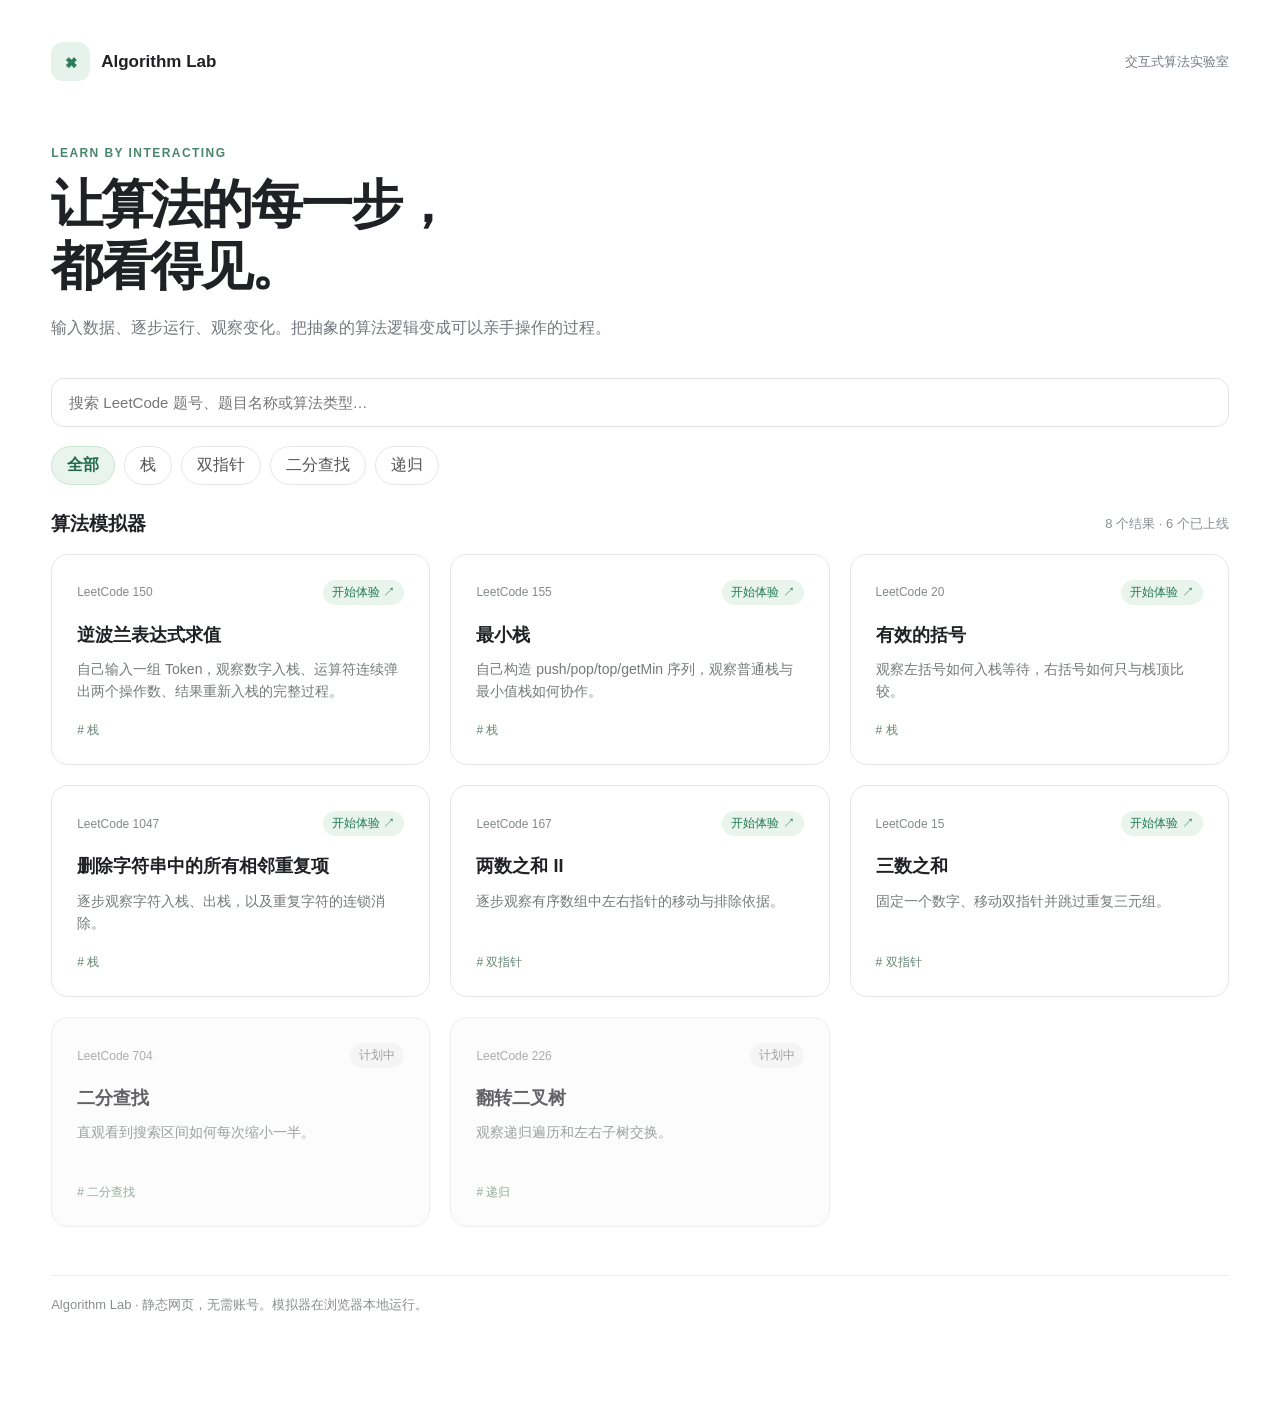
<file: index.html>
<!doctype html>
<html lang="zh-CN"><head><meta charset="utf-8"><meta name="viewport" content="width=device-width,initial-scale=1"><meta name="color-scheme" content="light"><title>Algorithm Lab · 交互式算法实验室</title><style>
:root{font-family:system-ui,-apple-system,"Microsoft YaHei",sans-serif;color:#202124;background:#fff}*{box-sizing:border-box}body{margin:0}.wrap{max-width:1080px;margin:auto;padding:42px 22px 90px}header{display:flex;align-items:center;justify-content:space-between;gap:12px}.brand{display:flex;align-items:center;gap:11px;font-size:17px;font-weight:750}.logo{background:#e6f2ec;color:#277c58;border-radius:12px;width:39px;height:39px;display:grid;place-items:center;font-size:21px}.muted{color:#747a80}.eyebrow{font-size:12px;color:#4a866c;letter-spacing:.12em;font-weight:700;margin-top:65px}.hero h1{font-size:clamp(32px,5vw,52px);line-height:1.2;letter-spacing:-.04em;margin:13px 0 14px}.hero p{font-size:16px;color:#72777d;line-height:1.8;max-width:650px}.bar{display:flex;gap:12px;margin-top:35px}.search{width:100%;font:inherit;border:1px solid #e0e4e1;border-radius:13px;padding:15px 17px;outline:none;background:#fff}.search:focus{border-color:#76b59a;box-shadow:0 0 0 3px #e6f3ec}.filters{display:flex;flex-wrap:wrap;gap:9px;margin:19px 0 26px}.filter{border:1px solid #e5e8e5;background:#fff;border-radius:30px;padding:8px 15px;cursor:pointer;font:inherit;color:#555}.filter[aria-pressed=true]{background:#e9f4ed;border-color:#c9e6d4;color:#216b4b;font-weight:700}.topline{display:flex;justify-content:space-between;align-items:center;margin:25px 0 17px}.topline h2{font-size:19px;margin:0}.count{font-size:13px;color:#8a8f93}.grid{display:grid;grid-template-columns:repeat(3,minmax(0,1fr));gap:15px}.card{border:1px solid #e5e8e5;border-radius:17px;padding:22px;background:#fff;min-height:205px;display:flex;flex-direction:column;gap:10px;text-decoration:none;color:inherit;transition:border-color .2s,transform .2s,box-shadow .2s}.card.available:hover{transform:translateY(-3px);border-color:#8bc3a7;box-shadow:0 8px 26px #203d3010}.card.disabled{background:#fbfcfb;opacity:.7;cursor:default}.card-top{display:flex;justify-content:space-between;align-items:center}.number{font-size:12px;color:#858b89}.status{font-size:12px;color:#227a52;background:#e8f4ec;padding:4px 9px;border-radius:20px}.status.soon{color:#777;background:#f0f1f0}.card h3{font-size:17px;line-height:1.45;margin:7px 0 0}.card p{font-size:13px;color:#747a78;line-height:1.6;margin:0}.tag{font-size:12px;color:#688777;margin-top:auto;padding-top:10px}.empty{padding:60px 12px;text-align:center;color:#888;border:1px dashed #e3e6e3;border-radius:14px}.footer{margin-top:48px;border-top:1px solid #ecefec;padding-top:20px;color:#8a8e8b;font-size:13px}@media(max-width:820px){.grid{grid-template-columns:repeat(2,minmax(0,1fr))}}@media(max-width:560px){.wrap{padding:24px 16px 55px}.eyebrow{margin-top:43px}.grid{grid-template-columns:1fr}.card{min-height:170px}.hero p{font-size:14px}}
</style><link rel="stylesheet" href="./assets/theme.css?v=0.4.3"><style>
.wrap{max-width:1440px;padding-left:clamp(22px,4vw,68px);padding-right:clamp(22px,4vw,68px)}.hero p{max-width:760px}.grid{gap:20px}.card{min-height:210px;padding:25px}.card h3{font-size:18px}.card p{font-size:14px}.search{font-size:15px}@media(max-width:900px){.grid{grid-template-columns:repeat(2,minmax(0,1fr))}}@media(max-width:600px){.grid{grid-template-columns:1fr}.wrap{padding:24px 17px 56px}}
</style></head><body><main class="wrap"><header><div class="brand"><span class="logo">⌘</span><span>Algorithm Lab</span></div><span class="muted" style="font-size:13px">交互式算法实验室</span></header><section class="hero"><div class="eyebrow">LEARN BY INTERACTING</div><h1>让算法的每一步，<br>都看得见。</h1><p>输入数据、逐步运行、观察变化。把抽象的算法逻辑变成可以亲手操作的过程。</p></section><div class="bar"><input class="search" id="search" placeholder="搜索 LeetCode 题号、题目名称或算法类型…" aria-label="搜索模拟器"></div><nav class="filters" id="filters" aria-label="按算法分类"></nav><div class="topline"><h2>算法模拟器</h2><span class="count" id="count"></span></div><section class="grid" id="cards" aria-live="polite"></section><footer class="footer">Algorithm Lab · 静态网页，无需账号。模拟器在浏览器本地运行。</footer></main><script>
const catalog=[{id:'150',title:'逆波兰表达式求值',category:'栈',description:'自己输入一组 Token，观察数字入栈、运算符连续弹出两个操作数、结果重新入栈的完整过程。',url:'./simulators/lc150/index.html',ready:true},{id:'155',title:'最小栈',category:'栈',description:'自己构造 push/pop/top/getMin 序列，观察普通栈与最小值栈如何协作。',url:'./simulators/lc155/index.html',ready:true},{id:'20',title:'有效的括号',category:'栈',description:'观察左括号如何入栈等待，右括号如何只与栈顶比较。',url:'./simulators/lc20/index.html',ready:true},{id:'1047',title:'删除字符串中的所有相邻重复项',category:'栈',description:'逐步观察字符入栈、出栈，以及重复字符的连锁消除。',url:'./simulators/lc1047/index.html',ready:true},{id:'167',title:'两数之和 II',category:'双指针',description:'逐步观察有序数组中左右指针的移动与排除依据。',url:'./simulators/lc167/index.html',ready:true},{id:'15',title:'三数之和',category:'双指针',description:'固定一个数字、移动双指针并跳过重复三元组。',url:'./simulators/lc15/index.html',ready:true},{id:'704',title:'二分查找',category:'二分查找',description:'直观看到搜索区间如何每次缩小一半。',ready:false},{id:'226',title:'翻转二叉树',category:'递归',description:'观察递归遍历和左右子树交换。',ready:false}];
let active='全部';const $=id=>document.getElementById(id);const categories=['全部',...new Set(catalog.map(x=>x.category))];const filters=$('filters');categories.forEach(c=>{const b=document.createElement('button');b.className='filter';b.textContent=c;b.type='button';b.setAttribute('aria-pressed',String(c===active));b.onclick=()=>{active=c;filters.querySelectorAll('button').forEach(x=>x.setAttribute('aria-pressed',String(x.textContent===c)));render()};filters.append(b)});
function render(){const q=$('search').value.trim().toLowerCase();const items=catalog.filter(x=>(active==='全部'||x.category===active)&&[x.id,x.title,x.category,x.description].some(t=>t.toLowerCase().includes(q)));$('count').textContent=`${items.length} 个结果 · ${catalog.filter(x=>x.ready).length} 个已上线`;const cards=$('cards');cards.replaceChildren();if(!items.length){const d=document.createElement('div');d.className='empty';d.textContent='没有找到匹配的模拟器，试试其他关键词。';cards.append(d);return}items.forEach(x=>{const a=document.createElement(x.ready?'a':'article');a.className='card '+(x.ready?'available':'disabled');if(x.ready)a.href=x.url;const top=document.createElement('div');top.className='card-top';const num=document.createElement('span');num.className='number';num.textContent='LeetCode '+x.id;const status=document.createElement('span');status.className='status '+(x.ready?'':'soon');status.textContent=x.ready?'开始体验 ↗':'计划中';top.append(num,status);const title=document.createElement('h3');title.textContent=x.title;const desc=document.createElement('p');desc.textContent=x.description;const tag=document.createElement('span');tag.className='tag';tag.textContent='# '+x.category;a.append(top,title,desc,tag);cards.append(a)})} $('search').addEventListener('input',render);render();
</script></body></html>
</file>
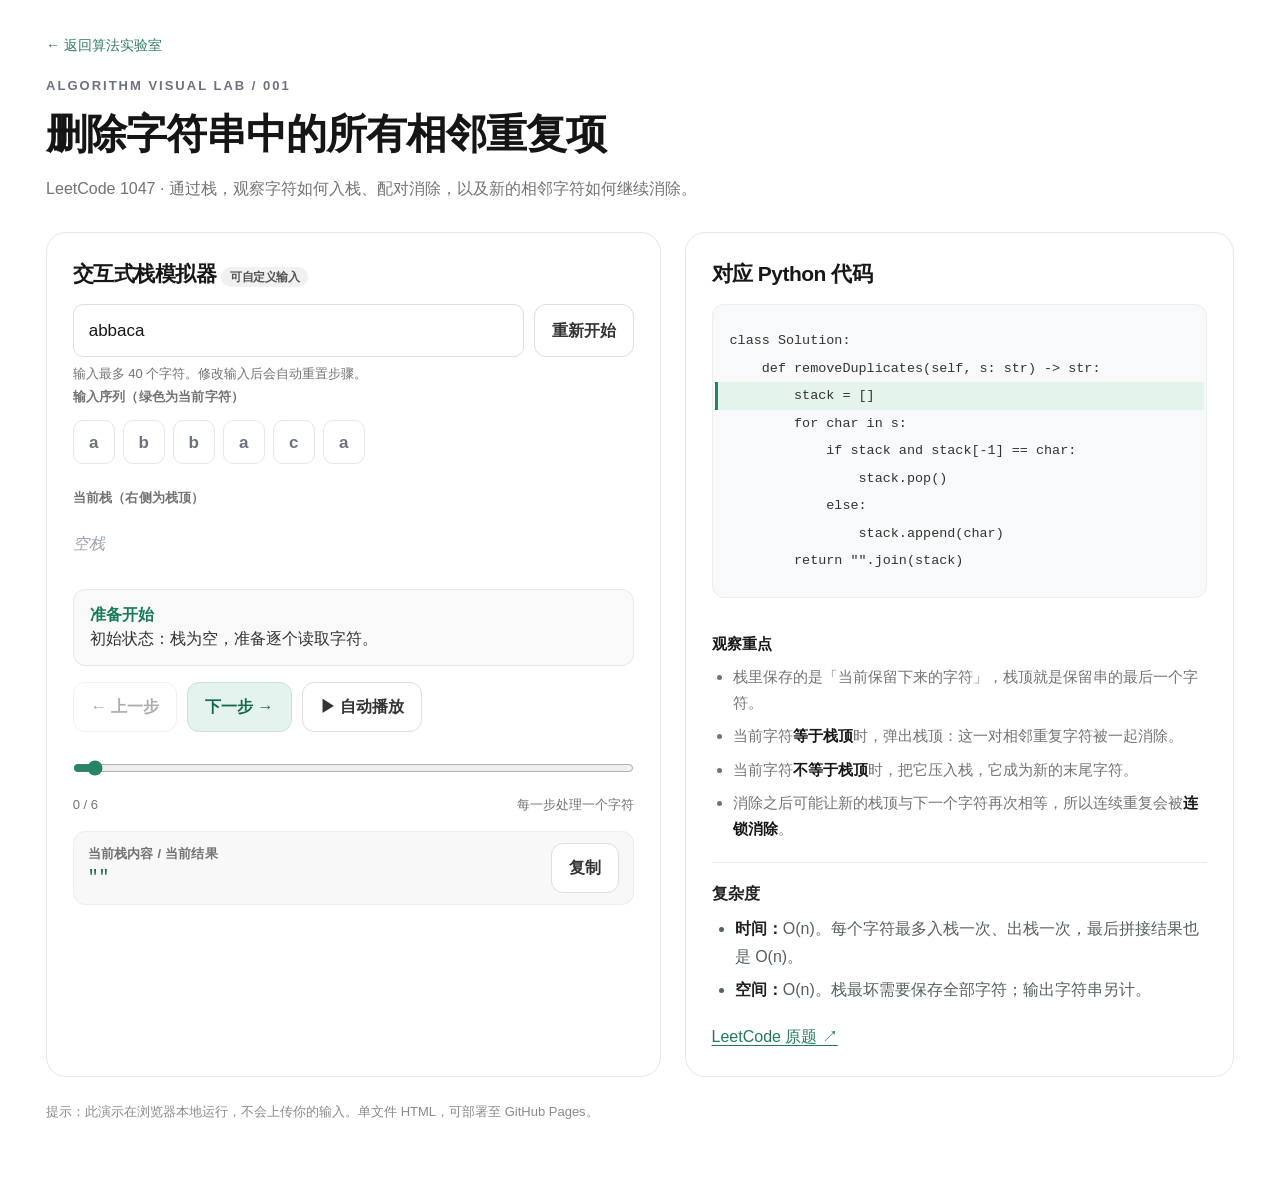
<file: simulators/lc1047/index.html>
<!doctype html>
<html lang="zh-CN">
<head>
<meta charset="utf-8"><meta name="viewport" content="width=device-width, initial-scale=1">
<title>LeetCode 1047 · 交互式栈模拟器</title>
<style>
:root{color-scheme:dark;--bg:#0b1020;--panel:#151d30;--edge:#2b3853;--text:#edf3ff;--muted:#9daecb;--blue:#77a9ff;--green:#60dfae;--red:#ff9a9a}*{box-sizing:border-box}body{margin:0;background:radial-gradient(ellipse at 20% 0%,#1c3155 0%,transparent 48%),var(--bg);color:var(--text);font-family:system-ui,-apple-system,"Microsoft YaHei",sans-serif;line-height:1.6}.wrap{max-width:1050px;margin:0 auto;padding:48px 20px 72px}.eyebrow{color:var(--green);font-size:13px;letter-spacing:2px;font-weight:700}h1{font-size:clamp(26px,4vw,40px);line-height:1.25;margin:12px 0}p{color:var(--muted)}.grid{display:grid;grid-template-columns:1.1fr .9fr;gap:18px;margin-top:26px}.panel{background:rgba(21,29,48,.92);border:1px solid var(--edge);border-radius:18px;padding:23px;min-width:0}.panel h2{font-size:17px;margin:0 0 17px}.field{display:flex;gap:9px}input{flex:1;min-width:0;border:1px solid #455575;border-radius:10px;background:#0d1526;color:var(--text);font:inherit;padding:11px 13px;outline:none}input:focus{border-color:var(--blue)}button{cursor:pointer;border:1px solid #465777;background:#25344e;color:var(--text);border-radius:10px;padding:10px 15px;font:inherit;font-weight:600}button:hover:not(:disabled){background:#354b6d}button:disabled{opacity:.35;cursor:not-allowed}.primary{background:#3d70dc;border-color:#5585f1}.primary:hover:not(:disabled){background:#4c80ee}.hint{font-size:12px;margin:8px 0 0}.tokens{display:flex;flex-wrap:wrap;gap:7px;min-height:65px;align-items:center;margin:20px 0}.token{width:39px;height:43px;border-radius:10px;border:1px solid #41516f;display:grid;place-items:center;font-weight:700;background:#202c44;transition:.2s}.token.done{opacity:.5}.token.active{background:#265c56;border-color:var(--green);box-shadow:0 0 0 3px #60dfae20}.token.pending{color:#8d9db8}.label{font-size:12px;color:var(--muted);font-weight:700;letter-spacing:1px}.stack{display:flex;flex-wrap:wrap;align-items:center;gap:8px;min-height:76px;margin:10px 0 16px}.cell{height:49px;min-width:46px;padding:0 8px;border:1px solid #5c85b8;border-radius:10px;background:#264467;display:grid;place-items:center;font-size:21px;font-weight:700;animation:pop .18s ease-out}.cell:last-child{border-color:var(--green)}@keyframes pop{from{transform:scale(.82);opacity:.3}to{transform:scale(1);opacity:1}}.empty{color:#7e90ac;font-style:italic}.status{background:#0e192c;border:1px solid #2d425f;border-radius:12px;padding:13px 15px;min-height:82px}.status strong{color:var(--green)}.status.remove strong{color:var(--red)}.controls{display:flex;gap:9px;flex-wrap:wrap;margin-top:19px}.range{width:100%;accent-color:var(--green);margin-top:17px}.foot{display:flex;justify-content:space-between;gap:8px;color:var(--muted);font-size:13px}.result{display:flex;align-items:center;justify-content:space-between;gap:10px;background:#0d1526;border-radius:12px;padding:12px 15px;margin-top:18px}.result code{color:var(--green);font-size:18px;overflow-wrap:anywhere}pre{background:#0d1526;border-radius:12px;padding:15px;overflow:auto;margin:0;font-size:13px;line-height:2}pre .line{display:block;padding:0 8px;margin:0 -8px;border-left:3px solid transparent;white-space:pre}pre .line.on{background:#1d3a4c;border-left-color:var(--green)}.note{font-size:13px;border-top:1px solid var(--edge);margin-top:17px;padding-top:14px}.pill{display:inline-block;background:#203b3b;color:var(--green);border-radius:20px;padding:2px 9px;font-size:12px}.bottom{margin-top:22px;font-size:13px;color:var(--muted)}@media(max-width:760px){.grid{grid-template-columns:1fr}.wrap{padding-top:28px}.panel{padding:18px}.field{flex-wrap:wrap}.field button{width:100%}}

/* Chat-style light theme */
:root{color-scheme:light;--bg:#ffffff;--panel:#ffffff;--edge:#e5e7eb;--text:#171717;--muted:#737373;--blue:#238b69;--green:#187a5b;--red:#b54747}
body{background:#ffffff;color:var(--text)}
.wrap{max-width:1050px;padding-top:36px}
.eyebrow{color:#6b7280}
h1{color:#151515}
p{color:#737373}
.panel{background:#fff;border:1px solid #e5e7eb;box-shadow:0 2px 10px rgba(0,0,0,.025)}
input{background:#fff;border:1px solid #dedede;color:#171717}
input:focus{border-color:#65a991;box-shadow:0 0 0 3px #e1f1ea}
button{background:#fff;border:1px solid #dedede;color:#333}
button:hover:not(:disabled){background:#f5f5f5}
button:disabled{opacity:.4}
.primary{background:#e4f3ed;border-color:#c6e3d6;color:#17684e}
.primary:hover:not(:disabled){background:#d5ebdf}
.token{background:#fff;border-color:#e5e7eb;color:#292929}
.token.done{opacity:.6;background:#f7f7f7}
.token.active{background:#dcefe7;border-color:#a5d0bc;box-shadow:0 0 0 2px #e9f5ef}
.token.pending{color:#6b7280}
.label{color:#737373}
.cell{background:#f5f5f5;border-color:#e0e0e0;color:#171717}
.cell:last-child{border-color:#a6d4be;background:#e5f3ec}
.empty{color:#9ca3af}
.status{background:#f8f9f8;border-color:#e7e9e7;color:#333}
.status strong{color:#187a5b}
.status.remove strong{color:#b54747}
.range{accent-color:#258463}
.foot{color:#737373}
.result{background:#f8f8f8;border:1px solid #ededed}
.result code{color:#17684e}
pre{background:#f8f9fa;border:1px solid #ededed;color:#333}
pre .line.on{background:#e4f3ec;border-left-color:#258463}
.pill{background:#f1f1f1;color:#555}
.bottom{color:#8a8a8a}
</style>
<link rel="stylesheet" href="../../assets/theme.css">
<style>
/* Spacious light layout + readable code typography */
.wrap{max-width:1480px;padding:32px clamp(18px,3.6vw,58px) 70px}
.grid{grid-template-columns:minmax(0,1.12fr) minmax(0,1fr);gap:24px;margin-top:30px;align-items:stretch}
.panel{padding:clamp(22px,2.3vw,36px);border-radius:20px;box-shadow:none}
.panel h2{font-size:21px;letter-spacing:-.025em;margin-bottom:22px}
h1{font-size:clamp(28px,3.2vw,43px);letter-spacing:-.025em}
.field{gap:12px}.field input{padding:14px 17px;font-size:17px}
button{padding:11px 17px;border-radius:12px}.tokens{gap:9px;margin:25px 0 32px;min-height:66px}
.token{width:43px;height:48px;font-size:17px}.stack{min-height:95px;gap:9px;margin:15px 0 23px}.cell{height:52px;min-width:49px}
.label{letter-spacing:.015em;font-size:13px}.hint{font-size:13px;line-height:1.7}
.status{padding:18px 20px;min-height:94px;line-height:1.7}.controls{gap:12px;margin-top:24px}
pre{font-family:var(--lab-code);font-size:clamp(13px,1.05vw,15px);line-height:2.05;padding:22px 14px;tab-size:4;font-variant-ligatures:none}
pre .line{padding:0 12px;margin:0 -12px}.note{font-size:14px;line-height:1.85;margin-top:22px;padding-top:20px}
.result code{font-family:var(--lab-code)}.bottom{margin-top:25px}
/* v0.4.3: shared link typography, aligned with LC167 / LC15 / LC20 */
.links{display:flex;gap:12px 24px;flex-wrap:wrap;align-items:center;margin-top:20px;font-size:16px;line-height:1.65}
.links a{font-weight:500;color:var(--lab-accent);text-decoration:underline;text-underline-offset:3px;text-decoration-thickness:1px}
.links a:hover{color:#125b41;text-decoration-thickness:2px}
@media(max-width:560px){.links{font-size:15px;gap:10px 18px}}
@media(max-width:1000px){.grid{grid-template-columns:1fr}.wrap{max-width:850px}.panel{padding:24px}}
@media(max-width:560px){.wrap{padding:23px 15px 55px}.panel{padding:18px}.controls{gap:8px}.controls button{padding:10px 12px}.field{flex-wrap:wrap}.field button{width:100%}pre{font-size:12px;padding:14px 7px}}
/* Shared complexity presentation, aligned with LC167 / LC15 */
.complexity{border-top:1px solid #e8ece9;margin-top:20px;padding-top:17px;font-size:16px;line-height:1.75;color:#56635c}
.complexity-title{font-size:16px;font-weight:700;color:#202321;margin:0 0 7px}
.complexity ul{margin:0;padding-left:1.45em}.complexity li+li{margin-top:5px}.complexity strong{color:#202321}
/* v0.3 · compact vertical rhythm, without changing behavior */
.panel{padding:clamp(22px,2vw,30px)}
.panel h2{margin-bottom:16px;line-height:1.4}
.field{gap:10px}
.field input{padding:12px 15px}
.hint{margin:7px 0 3px;line-height:1.5}
.label{line-height:1.5}
.tokens{min-height:48px;margin:12px 0 22px;gap:8px;align-items:center}
.token{height:44px;width:42px}
.stack{min-height:54px;margin:9px 0 18px;gap:8px;align-items:center}
.cell{height:46px;min-width:44px}
.status{min-height:72px;padding:13px 16px;line-height:1.55}
.controls{margin-top:16px;gap:10px}
.range{margin:16px 0 7px}
.foot{line-height:1.5}
.result{margin-top:16px;padding:11px 14px}
.explain-title{margin:18px 0 8px;padding-top:16px;font-size:15px;color:var(--text)}.explain-list{margin:0;padding-left:21px;font-size:15px;line-height:1.75;color:var(--muted);display:flex;flex-direction:column;gap:7px}.explain-list strong{color:var(--text)}
@media(max-width:560px){.tokens{margin:12px 0 18px}.stack{margin:9px 0 16px;min-height:48px}.controls{margin-top:14px}.status{min-height:68px}}
</style>
</head>
<body><main class="wrap"><a href="../../index.html" style="display:inline-block;margin-bottom:20px;color:#327e5e;text-decoration:none;font-size:14px">← 返回算法实验室</a><div class="eyebrow">ALGORITHM VISUAL LAB / 001</div><h1>删除字符串中的所有相邻重复项</h1><p>LeetCode 1047 · 通过栈，观察字符如何入栈、配对消除，以及新的相邻字符如何继续消除。</p>
<div class="grid"><section class="panel"><h2>交互式栈模拟器 <span class="pill">可自定义输入</span></h2><div class="field"><input id="source" maxlength="40" value="abbaca" aria-label="输入字符串" spellcheck="false"><button id="reset">重新开始</button></div><p class="hint">输入最多 40 个字符。修改输入后会自动重置步骤。</p><div class="label">输入序列（绿色为当前字符）</div><div class="tokens" id="tokens"></div><div class="label">当前栈（右侧为栈顶）</div><div class="stack" id="stack"></div><div id="status" class="status" aria-live="polite"></div><div class="controls"><button id="prev">← 上一步</button><button class="primary" id="next">下一步 →</button><button id="play">▶ 自动播放</button></div><input id="seek" class="range" type="range" min="0" max="6" value="0" aria-label="跳转步骤"><div class="foot"><span id="count">0 / 6</span><span>每一步处理一个字符</span></div><div class="result"><div><div class="label">当前栈内容 / 当前结果</div><code id="result">""</code></div><button id="copy">复制</button></div></section>
<section class="panel"><h2>对应 Python 代码</h2><pre id="code" aria-label="Python 代码"></pre><h3 class="explain-title">观察重点</h3><ul class="explain-list"><li>栈里保存的是「当前保留下来的字符」，栈顶就是保留串的最后一个字符。</li><li>当前字符<strong>等于栈顶</strong>时，弹出栈顶：这一对相邻重复字符被一起消除。</li><li>当前字符<strong>不等于栈顶</strong>时，把它压入栈，它成为新的末尾字符。</li><li>消除之后可能让新的栈顶与下一个字符再次相等，所以连续重复会被<strong>连锁消除</strong>。</li></ul><section class="complexity" aria-label="复杂度分析"><h3 class="complexity-title">复杂度</h3><ul><li><strong>时间：</strong>O(n)。每个字符最多入栈一次、出栈一次，最后拼接结果也是 O(n)。</li><li><strong>空间：</strong>O(n)。栈最坏需要保存全部字符；输出字符串另计。</li></ul></section><div class="links"><a href="https://leetcode.cn/problems/remove-all-adjacent-duplicates-in-string/" target="_blank" rel="noopener noreferrer">LeetCode 原题 ↗</a></div></section></div><div class="bottom">提示：此演示在浏览器本地运行，不会上传你的输入。单文件 HTML，可部署至 GitHub Pages。</div></main>
<script>
(()=>{
const $=id=>document.getElementById(id);
const code=[
'class Solution:',
'    def removeDuplicates(self, s: str) -> str:',
'        stack = []',
'        for char in s:',
'            if stack and stack[-1] == char:',
'                stack.pop()',
'            else:',
'                stack.append(char)',
'        return "".join(stack)'];
$('code').innerHTML=code.map((line,i)=>`<span class="line" data-line="${i}">${escapeHTML(line)}</span>`).join('');
function escapeHTML(x){return x.replace(/[&<>"']/g,c=>({'&':'&amp;','<':'&lt;','>':'&gt;','"':'&quot;',"'":'&#39;'}[c]));}
let steps=[],idx=0,timer=null;
function stop(){if(timer){clearInterval(timer);timer=null;} $('play').textContent='▶ 自动播放';}
function build(){stop();const chars=Array.from($('source').value).slice(0,40);const stack=[];steps=[{stack:[],char:null,kind:'start',line:2,description:'初始状态：栈为空，准备逐个读取字符。'}];for(const c of chars){if(stack.length&&stack[stack.length-1]===c){stack.pop();steps.push({stack:[...stack],char:c,kind:'pop',line:5,description:`字符「${c}」与栈顶相同，弹出栈顶，两个相邻字符一起消除。`});}else{stack.push(c);steps.push({stack:[...stack],char:c,kind:'push',line:7,description:`字符「${c}」与栈顶不同（或栈为空），将它压入栈。`});}}idx=0;render();}
function render(){const chars=Array.from($('source').value).slice(0,40),step=steps[idx];$('tokens').innerHTML=chars.map((c,i)=>`<span class="token ${i===idx-1?'active':i<idx-1?'done':'pending'}">${escapeHTML(c)}</span>`).join('')||'<span class="empty">输入为空</span>';$('stack').innerHTML=step.stack.map(c=>`<span class="cell">${escapeHTML(c)}</span>`).join('')||'<span class="empty">空栈</span>';$('status').className='status '+(step.kind==='pop'?'remove':'');$('status').innerHTML=`<strong>${step.kind==='start'?'准备开始':step.kind==='pop'?'出栈 · 消除重复':'入栈 · 保留字符'}</strong><div>${escapeHTML(step.description)}</div>`;$('result').textContent=JSON.stringify(step.stack.join(''));$('count').textContent=`${idx} / ${steps.length-1}`;$('seek').max=steps.length-1;$('seek').value=idx;$('prev').disabled=idx===0;$('next').disabled=idx===steps.length-1;document.querySelectorAll('.line').forEach(el=>el.classList.toggle('on',Number(el.dataset.line)===step.line));if(idx===steps.length-1)stop();}
$('source').addEventListener('input',build);$('reset').addEventListener('click',()=>{build();});$('prev').addEventListener('click',()=>{stop();idx=Math.max(0,idx-1);render();});$('next').addEventListener('click',()=>{stop();idx=Math.min(steps.length-1,idx+1);render();});$('seek').addEventListener('input',e=>{stop();idx=Number(e.target.value);render();});$('play').addEventListener('click',()=>{if(timer){stop();return;}if(idx>=steps.length-1)idx=0;$('play').textContent='Ⅱ 暂停';timer=setInterval(()=>{idx=Math.min(steps.length-1,idx+1);render();},850);});$('copy').addEventListener('click',async()=>{const value=steps[idx].stack.join('');try{await navigator.clipboard.writeText(value);$('copy').textContent='已复制';setTimeout(()=>$('copy').textContent='复制',1000);}catch{$('copy').textContent='复制失败';}});build();
})();
</script></body></html>
</file>
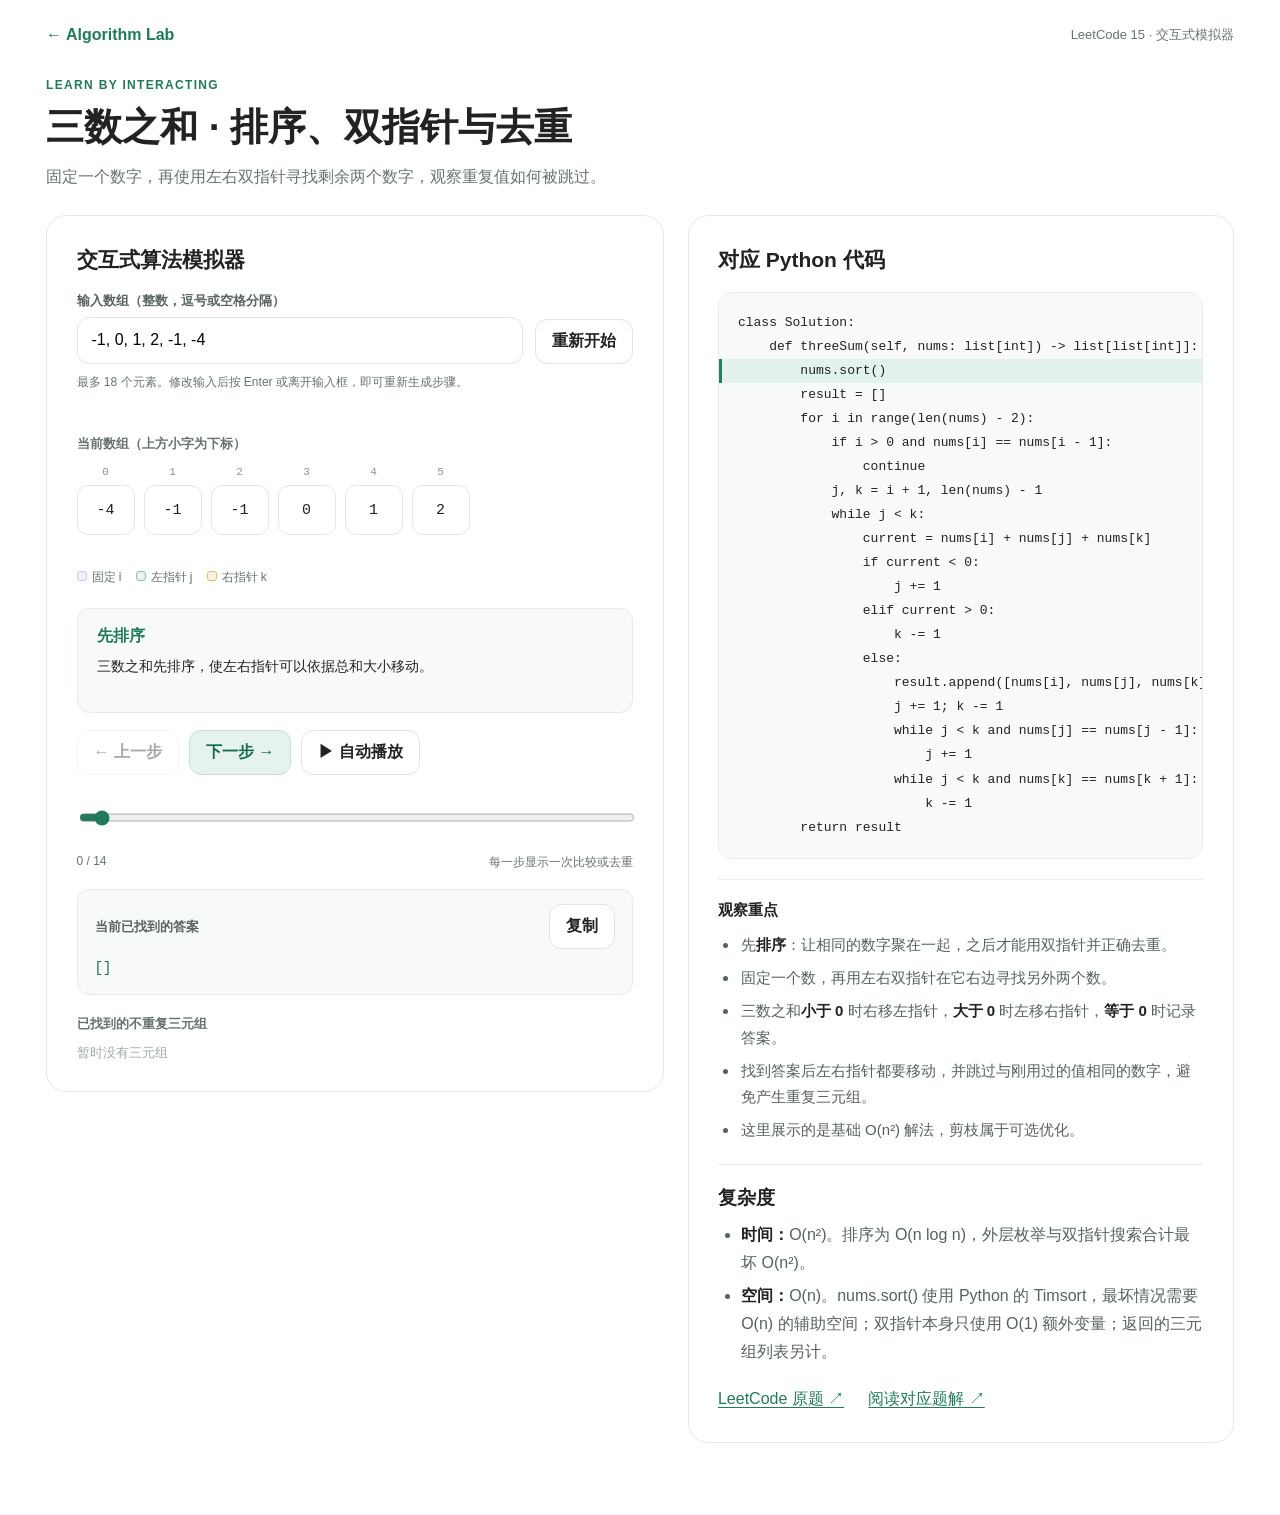
<file: simulators/lc15/index.html>
<!doctype html><html lang="zh-CN"><head><meta charset="utf-8"><meta name="viewport" content="width=device-width,initial-scale=1"><meta name="color-scheme" content="light"><title>LeetCode 15 · 三数之和 · 排序、双指针与去重 | Algorithm Lab</title><link rel="stylesheet" href="../../assets/simulator.css?v=0.4.5"></head><body data-mode="15"><main class="wrap"><nav class="nav"><a class="back" href="../../index.html">← Algorithm Lab</a><span class="muted" style="font-size:13px">LeetCode 15 · 交互式模拟器</span></nav><section class="intro"><div class="eyebrow">LEARN BY INTERACTING</div><h1>三数之和 · 排序、双指针与去重</h1><p>固定一个数字，再使用左右双指针寻找剩余两个数字，观察重复值如何被跳过。</p></section><section class="layout"><article class="panel"><h2>交互式算法模拟器</h2><div class="fields"><div class="field"><label for="numbers">输入数组（整数，逗号或空格分隔）</label><input id="numbers" value="-1, 0, 1, 2, -1, -4" spellcheck="false"></div><button id="reset">重新开始</button></div><p class="hint">最多 18 个元素。修改输入后按 Enter 或离开输入框，即可重新生成步骤。</p><div class="error" id="error" role="alert"></div><div class="label">当前数组（上方小字为下标）</div><div class="array" id="array"></div><div class="legend"><span><i class="dot i"></i>固定 i</span><span><i class="dot"></i>左指针 j</span><span><i class="dot r"></i>右指针 k</span></div><div class="status" aria-live="polite"><strong id="status-title">准备开始</strong><p id="status-desc"></p></div><div class="controls"><button id="prev">← 上一步</button><button id="next" class="primary">下一步 →</button><button id="play">▶ 自动播放</button></div><input class="range" type="range" id="range" min="0" max="0" value="0" aria-label="演示进度"><div class="progress"><span id="progress">0 / 0</span><span>每一步显示一次比较或去重</span></div><div class="result"><div class="result-head"><label style="margin:0">当前已找到的答案</label><button id="copy">复制</button></div><code id="answer"></code></div><div class="label">已找到的不重复三元组</div><div id="found" class="chips"></div></article><aside class="panel"><h2>对应 Python 代码</h2><div class="codebox" id="code"></div><div class="explain"><h3>观察重点</h3><ul><li>先<strong>排序</strong>：让相同的数字聚在一起，之后才能用双指针并正确去重。</li><li>固定一个数，再用左右双指针在它右边寻找另外两个数。</li><li>三数之和<strong>小于 0</strong> 时右移左指针，<strong>大于 0</strong> 时左移右指针，<strong>等于 0</strong> 时记录答案。</li><li>找到答案后左右指针都要移动，并跳过与刚用过的值相同的数字，避免产生重复三元组。</li><li>这里展示的是基础 O(n²) 解法，剪枝属于可选优化。</li></ul></div><section class="complexity" aria-label="复杂度分析"><h3 class="complexity-title">复杂度</h3><ul><li><strong>时间：</strong>O(n²)。排序为 O(n log n)，外层枚举与双指针搜索合计最坏 O(n²)。</li><li><strong>空间：</strong>O(n)。nums.sort() 使用 Python 的 Timsort，最坏情况需要 O(n) 的辅助空间；双指针本身只使用 O(1) 额外变量；返回的三元组列表另计。</li></ul></section><div class="links"><a href="https://leetcode.cn/problems/3sum/" target="_blank" rel="noopener noreferrer">LeetCode 原题 ↗</a><a href="https://blog.csdn.net/yi011/article/details/167390506?fromshare=blogdetail&amp;sharetype=blogdetail&amp;sharerId=167390506&amp;sharerefer=PC&amp;sharesource=yi011&amp;sharefrom=from_link" target="_blank" rel="noopener noreferrer">阅读对应题解 ↗</a></div></aside></section></main><script src="../../assets/simulator.js?v=0.4.3"></script></body></html>
</file>
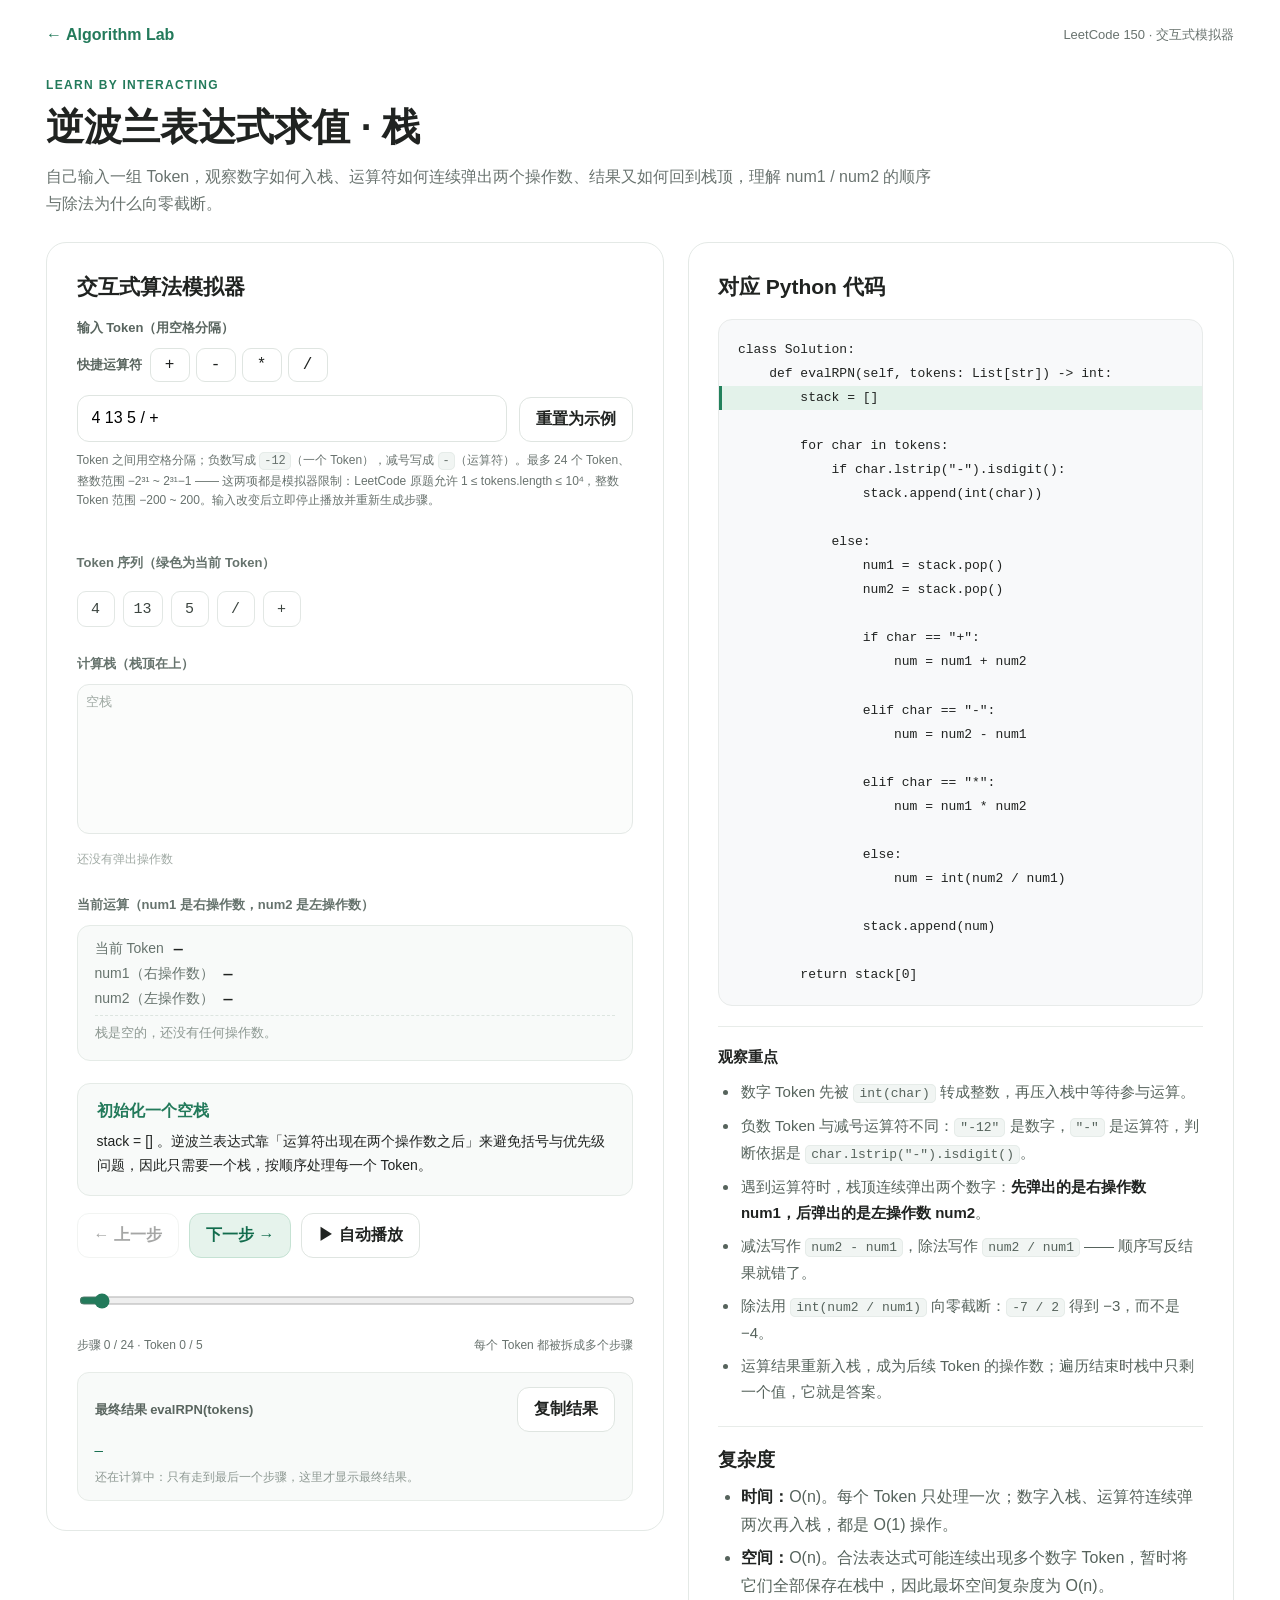
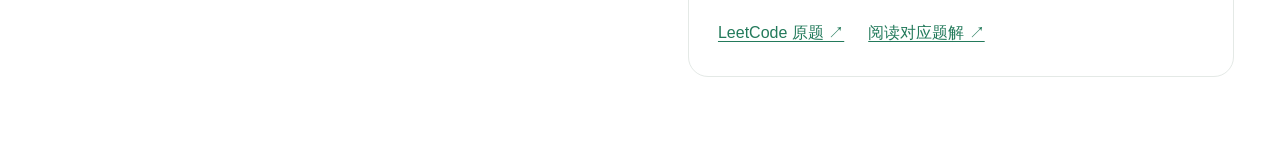
<file: simulators/lc150/index.html>
<!doctype html><html lang="zh-CN"><head><meta charset="utf-8"><meta name="viewport" content="width=device-width,initial-scale=1"><meta name="color-scheme" content="light"><title>LeetCode 150 · 逆波兰表达式求值 · 栈模拟器 | Algorithm Lab</title><link rel="stylesheet" href="../../assets/simulator.css?v=0.4.5"></head><body data-mode="150"><main class="wrap"><nav class="nav"><a class="back" href="../../index.html">← Algorithm Lab</a><span class="muted" style="font-size:13px">LeetCode 150 · 交互式模拟器</span></nav><section class="intro"><div class="eyebrow">LEARN BY INTERACTING</div><h1>逆波兰表达式求值 · 栈</h1><p>自己输入一组 Token，观察数字如何入栈、运算符如何连续弹出两个操作数、结果又如何回到栈顶，理解 num1 / num2 的顺序与除法为什么向零截断。</p></section><section class="layout"><article class="panel"><h2>交互式算法模拟器</h2><div class="fields"><div class="field"><label for="source">输入 Token（用空格分隔）</label><div class="rpn-quick" id="quick" role="group" aria-label="快捷插入运算符"><span class="rpn-quick-label">快捷运算符</span><button type="button" class="rpn-op" data-op="+">+</button><button type="button" class="rpn-op" data-op="-">-</button><button type="button" class="rpn-op" data-op="*">*</button><button type="button" class="rpn-op" data-op="/">/</button></div><input id="source" value="4 13 5 / +" spellcheck="false" autocomplete="off"></div><button id="reset">重置为示例</button></div><p class="hint">Token 之间用空格分隔；负数写成 <code>-12</code>（一个 Token），减号写成 <code>-</code>（运算符）。最多 24 个 Token、整数范围 −2³¹ ~ 2³¹−1 —— 这两项都是模拟器限制：LeetCode 原题允许 1 ≤ tokens.length ≤ 10⁴，整数 Token 范围 −200 ~ 200。输入改变后立即停止播放并重新生成步骤。</p><div class="error" id="error" role="alert"></div><div class="label">Token 序列（绿色为当前 Token）</div><div class="rpn-tokens" id="tokens"></div><div class="label">计算栈（栈顶在上）</div><div class="rpn-stack" id="v-stack"></div><div class="rpn-popped" id="popped"></div><div class="label">当前运算（num1 是右操作数，num2 是左操作数）</div><div class="rpn-calc" id="calc"></div><div class="status" id="status" aria-live="polite"><strong id="status-title">等待输入</strong><p id="status-desc"></p></div><div class="controls controls-rpn"><button id="prev">← 上一步</button><button id="next" class="primary">下一步 →</button><button id="play">▶ 自动播放</button></div><input class="range" type="range" id="range" min="0" max="0" value="0" aria-label="演示进度"><div class="progress"><span id="progress">0 / 0</span><span>每个 Token 都被拆成多个步骤</span></div><div class="result"><div class="result-head"><label style="margin:0">最终结果 evalRPN(tokens)</label><button id="copy">复制结果</button></div><code id="answer">—</code><div class="rpn-meta"><span id="answer-note"></span></div></div></article><aside class="panel"><h2>对应 Python 代码</h2><div class="codebox" id="code"></div><div class="explain"><h3>观察重点</h3><ul><li>数字 Token 先被 <code>int(char)</code> 转成整数，再压入栈中等待参与运算。</li><li>负数 Token 与减号运算符不同：<code>"-12"</code> 是数字，<code>"-"</code> 是运算符，判断依据是 <code>char.lstrip("-").isdigit()</code>。</li><li>遇到运算符时，栈顶连续弹出两个数字：<strong>先弹出的是右操作数 num1，后弹出的是左操作数 num2</strong>。</li><li>减法写作 <code>num2 - num1</code>，除法写作 <code>num2 / num1</code> —— 顺序写反结果就错了。</li><li>除法用 <code>int(num2 / num1)</code> 向零截断：<code>-7 / 2</code> 得到 −3，而不是 −4。</li><li>运算结果重新入栈，成为后续 Token 的操作数；遍历结束时栈中只剩一个值，它就是答案。</li></ul></div><section class="complexity" aria-label="复杂度分析"><h3 class="complexity-title">复杂度</h3><ul><li><strong>时间：</strong>O(n)。每个 Token 只处理一次；数字入栈、运算符连续弹两次再入栈，都是 O(1) 操作。</li><li><strong>空间：</strong>O(n)。合法表达式可能连续出现多个数字 Token，暂时将它们全部保存在栈中，因此最坏空间复杂度为 O(n)。</li></ul></section><div class="links"><a href="https://leetcode.cn/problems/evaluate-reverse-polish-notation/" target="_blank" rel="noopener noreferrer">LeetCode 原题 ↗</a><a href="https://blog.csdn.net/yi011/article/details/167495995" target="_blank" rel="noopener noreferrer">阅读对应题解 ↗</a></div></aside></section></main><script src="../../assets/simulator-rpn.js?v=0.4.5"></script></body></html>
</file>
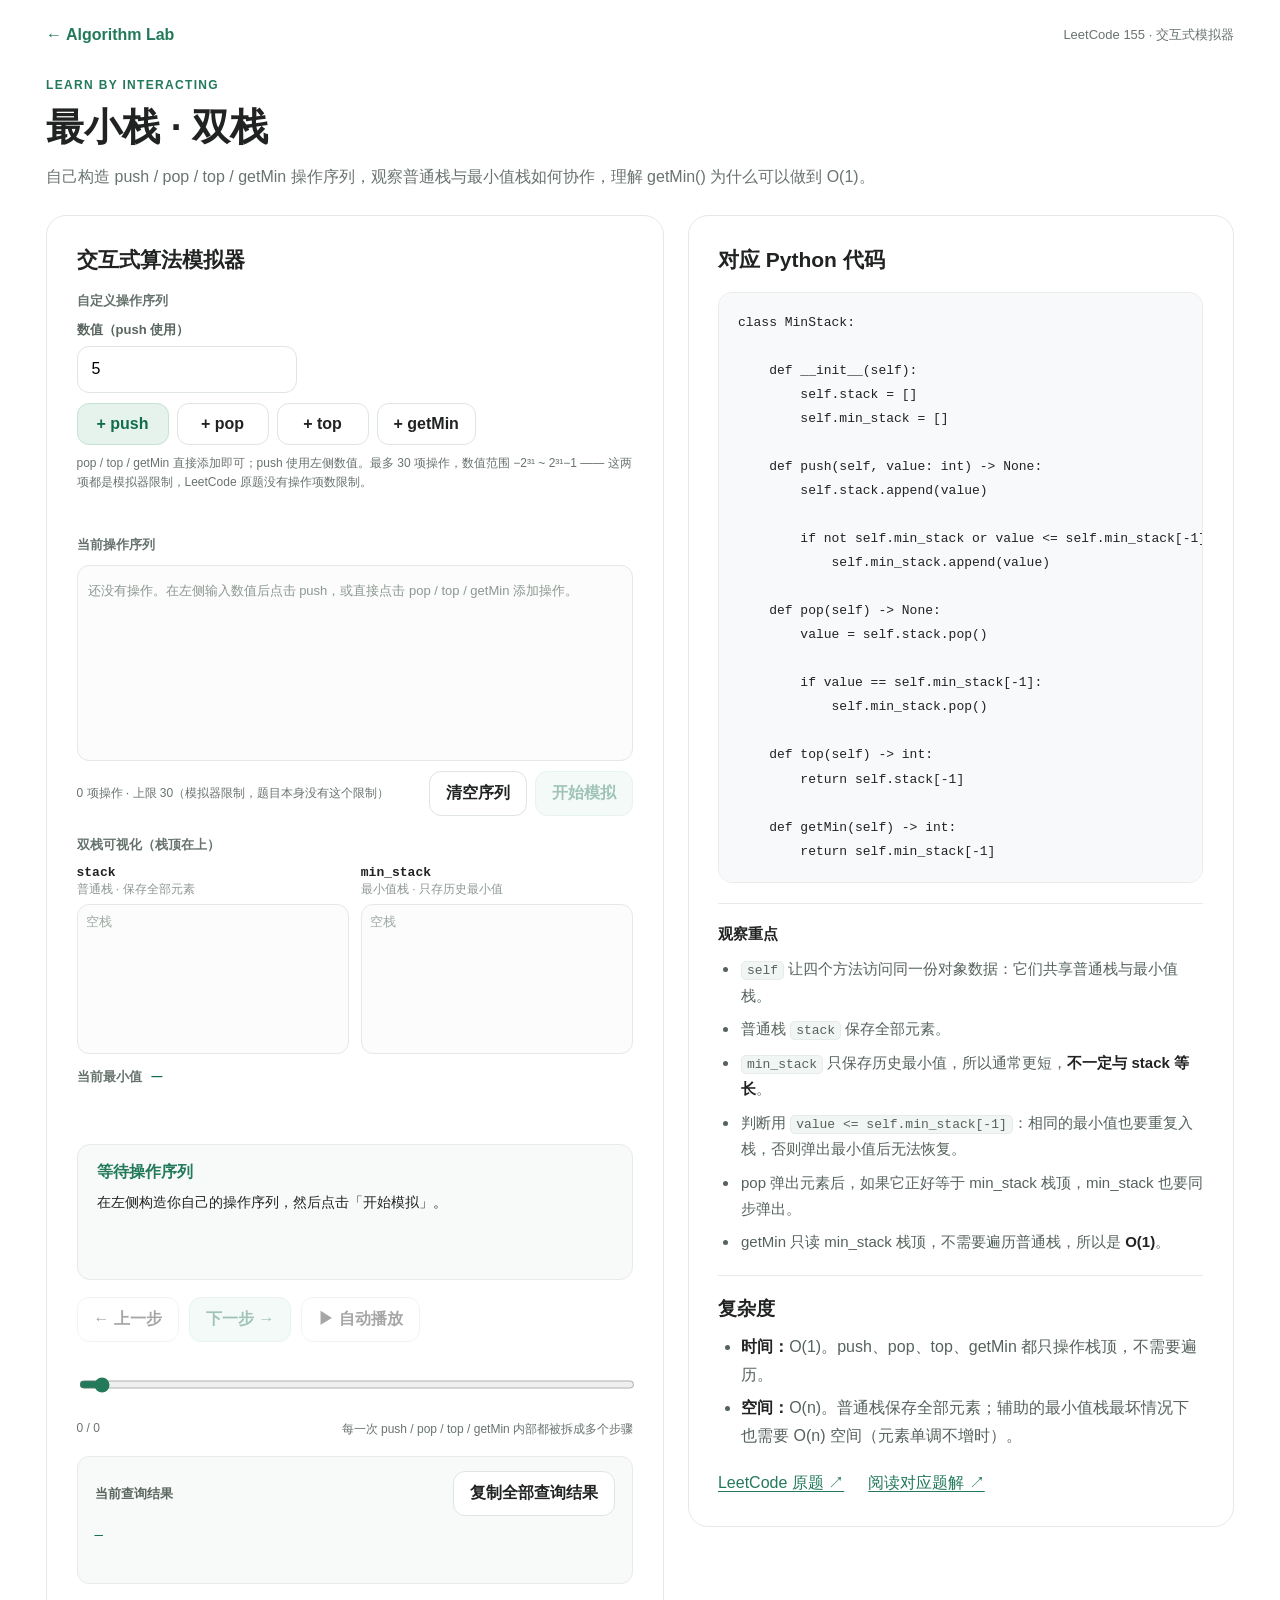
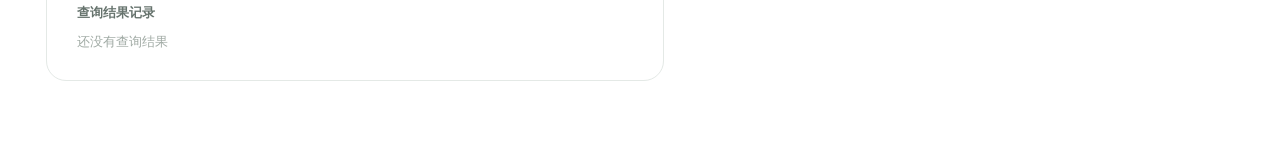
<file: simulators/lc155/index.html>
<!doctype html><html lang="zh-CN"><head><meta charset="utf-8"><meta name="viewport" content="width=device-width,initial-scale=1"><meta name="color-scheme" content="light"><title>LeetCode 155 · 最小栈 · 双栈模拟器 | Algorithm Lab</title><link rel="stylesheet" href="../../assets/simulator.css?v=0.4.5"></head><body data-mode="155"><main class="wrap"><nav class="nav"><a class="back" href="../../index.html">← Algorithm Lab</a><span class="muted" style="font-size:13px">LeetCode 155 · 交互式模拟器</span></nav><section class="intro"><div class="eyebrow">LEARN BY INTERACTING</div><h1>最小栈 · 双栈</h1><p>自己构造 push / pop / top / getMin 操作序列，观察普通栈与最小值栈如何协作，理解 getMin() 为什么可以做到 O(1)。</p></section><section class="layout"><article class="panel"><h2>交互式算法模拟器</h2><div class="label" style="margin-top:0">自定义操作序列</div><div class="fields"><div class="field mstk-valfield"><label for="value">数值（push 使用）</label><input id="value" value="5" inputmode="numeric" autocomplete="off" spellcheck="false"></div></div><div class="mstk-addrow" id="addrow"><button type="button" id="add-push" class="primary">+ push</button><button type="button" id="add-pop">+ pop</button><button type="button" id="add-top">+ top</button><button type="button" id="add-getMin">+ getMin</button></div><p class="hint">pop / top / getMin 直接添加即可；push 使用左侧数值。最多 30 项操作，数值范围 −2³¹ ~ 2³¹−1 —— 这两项都是模拟器限制，LeetCode 原题没有操作项数限制。</p><div class="error" id="error" role="alert"></div><div class="label">当前操作序列</div><div class="mstk-ops" id="ops" aria-live="polite"></div><div class="mstk-opsfoot"><span class="muted" id="ops-count"></span><span class="mstk-opsbtns"><button type="button" id="clear">清空序列</button><button type="button" id="start" class="primary">开始模拟</button></span></div><div class="label">双栈可视化（栈顶在上）</div><div class="mstk-duo"><div class="mstk-side"><div class="mstk-head">stack<span class="mstk-sub">普通栈 · 保存全部元素</span></div><div class="mstk-view" id="v-stack"></div></div><div class="mstk-side"><div class="mstk-head">min_stack<span class="mstk-sub">最小值栈 · 只存历史最小值</span></div><div class="mstk-view" id="v-min"></div></div></div><div class="mstk-minrow"><span class="mstk-minlabel">当前最小值</span><strong id="minv">—</strong><span class="mstk-minhint" id="minhint"></span></div><div class="mstk-running" id="running"></div><div class="status" id="status" aria-live="polite"><strong id="status-title">等待操作序列</strong><p id="status-desc"></p></div><div class="controls"><button id="prev">← 上一步</button><button id="next" class="primary">下一步 →</button><button id="play">▶ 自动播放</button></div><input class="range" type="range" id="range" min="0" max="0" value="0" aria-label="演示进度"><div class="progress"><span id="progress">0 / 0</span><span>每一次 push / pop / top / getMin 内部都被拆成多个步骤</span></div><div class="result"><div class="result-head"><label style="margin:0">当前查询结果</label><button id="copy">复制全部查询结果</button></div><code id="answer">—</code><div class="mstk-meta"><span id="popped"></span></div></div><div class="label">查询结果记录</div><div class="chips" id="results"></div></article><aside class="panel"><h2>对应 Python 代码</h2><div class="codebox" id="code"></div><div class="explain"><h3>观察重点</h3><ul><li><code>self</code> 让四个方法访问同一份对象数据：它们共享普通栈与最小值栈。</li><li>普通栈 <code>stack</code> 保存全部元素。</li><li><code>min_stack</code> 只保存历史最小值，所以通常更短，<strong>不一定与 stack 等长</strong>。</li><li>判断用 <code>value &lt;= self.min_stack[-1]</code>：相同的最小值也要重复入栈，否则弹出最小值后无法恢复。</li><li>pop 弹出元素后，如果它正好等于 min_stack 栈顶，min_stack 也要同步弹出。</li><li>getMin 只读 min_stack 栈顶，不需要遍历普通栈，所以是 <strong>O(1)</strong>。</li></ul></div><section class="complexity" aria-label="复杂度分析"><h3 class="complexity-title">复杂度</h3><ul><li><strong>时间：</strong>O(1)。push、pop、top、getMin 都只操作栈顶，不需要遍历。</li><li><strong>空间：</strong>O(n)。普通栈保存全部元素；辅助的最小值栈最坏情况下也需要 O(n) 空间（元素单调不增时）。</li></ul></section><div class="links"><a href="https://leetcode.cn/problems/min-stack/" target="_blank" rel="noopener noreferrer">LeetCode 原题 ↗</a><a href="https://blog.csdn.net/yi011/article/details/165631957" target="_blank" rel="noopener noreferrer">阅读对应题解 ↗</a></div></aside></section></main><script src="../../assets/simulator-minstack.js?v=0.4.4"></script></body></html>
</file>
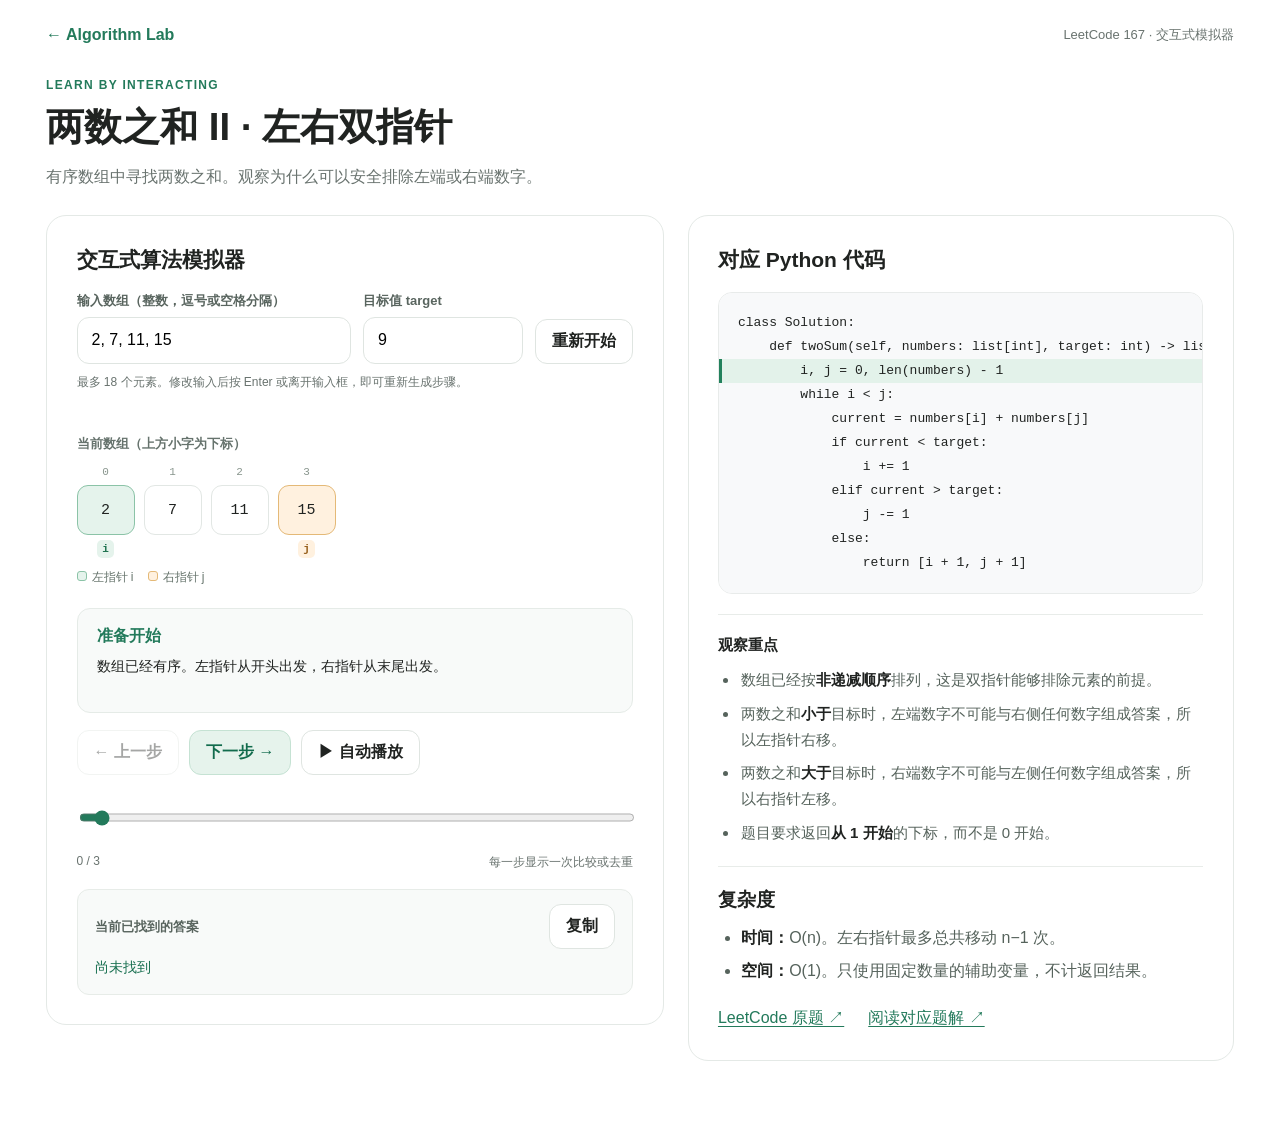
<file: simulators/lc167/index.html>
<!doctype html><html lang="zh-CN"><head><meta charset="utf-8"><meta name="viewport" content="width=device-width,initial-scale=1"><meta name="color-scheme" content="light"><title>LeetCode 167 · 两数之和 II · 左右双指针 | Algorithm Lab</title><link rel="stylesheet" href="../../assets/simulator.css?v=0.4.5"></head><body data-mode="167"><main class="wrap"><nav class="nav"><a class="back" href="../../index.html">← Algorithm Lab</a><span class="muted" style="font-size:13px">LeetCode 167 · 交互式模拟器</span></nav><section class="intro"><div class="eyebrow">LEARN BY INTERACTING</div><h1>两数之和 II · 左右双指针</h1><p>有序数组中寻找两数之和。观察为什么可以安全排除左端或右端数字。</p></section><section class="layout"><article class="panel"><h2>交互式算法模拟器</h2><div class="fields"><div class="field"><label for="numbers">输入数组（整数，逗号或空格分隔）</label><input id="numbers" value="2, 7, 11, 15" spellcheck="false"></div><div class="field small"><label for="target">目标值 target</label><input id="target" value="9" inputmode="numeric"></div><button id="reset">重新开始</button></div><p class="hint">最多 18 个元素。修改输入后按 Enter 或离开输入框，即可重新生成步骤。</p><div class="error" id="error" role="alert"></div><div class="label">当前数组（上方小字为下标）</div><div class="array" id="array"></div><div class="legend"><span><i class="dot"></i>左指针 i</span><span><i class="dot r"></i>右指针 j</span></div><div class="status" aria-live="polite"><strong id="status-title">准备开始</strong><p id="status-desc"></p></div><div class="controls"><button id="prev">← 上一步</button><button id="next" class="primary">下一步 →</button><button id="play">▶ 自动播放</button></div><input class="range" type="range" id="range" min="0" max="0" value="0" aria-label="演示进度"><div class="progress"><span id="progress">0 / 0</span><span>每一步显示一次比较或去重</span></div><div class="result"><div class="result-head"><label style="margin:0">当前已找到的答案</label><button id="copy">复制</button></div><code id="answer"></code></div><div id="found" hidden></div></article><aside class="panel"><h2>对应 Python 代码</h2><div class="codebox" id="code"></div><div class="explain"><h3>观察重点</h3><ul><li>数组已经按<strong>非递减顺序</strong>排列，这是双指针能够排除元素的前提。</li><li>两数之和<strong>小于</strong>目标时，左端数字不可能与右侧任何数字组成答案，所以左指针右移。</li><li>两数之和<strong>大于</strong>目标时，右端数字不可能与左侧任何数字组成答案，所以右指针左移。</li><li>题目要求返回<strong>从 1 开始</strong>的下标，而不是 0 开始。</li></ul></div><section class="complexity" aria-label="复杂度分析"><h3 class="complexity-title">复杂度</h3><ul><li><strong>时间：</strong>O(n)。左右指针最多总共移动 n−1 次。</li><li><strong>空间：</strong>O(1)。只使用固定数量的辅助变量，不计返回结果。</li></ul></section><div class="links"><a href="https://leetcode.cn/problems/two-sum-ii-input-array-is-sorted/" target="_blank" rel="noopener noreferrer">LeetCode 原题 ↗</a><a href="https://blog.csdn.net/yi011/article/details/167391041" target="_blank" rel="noopener noreferrer">阅读对应题解 ↗</a></div></aside></section></main><script src="../../assets/simulator.js?v=0.4.3"></script></body></html>
</file>
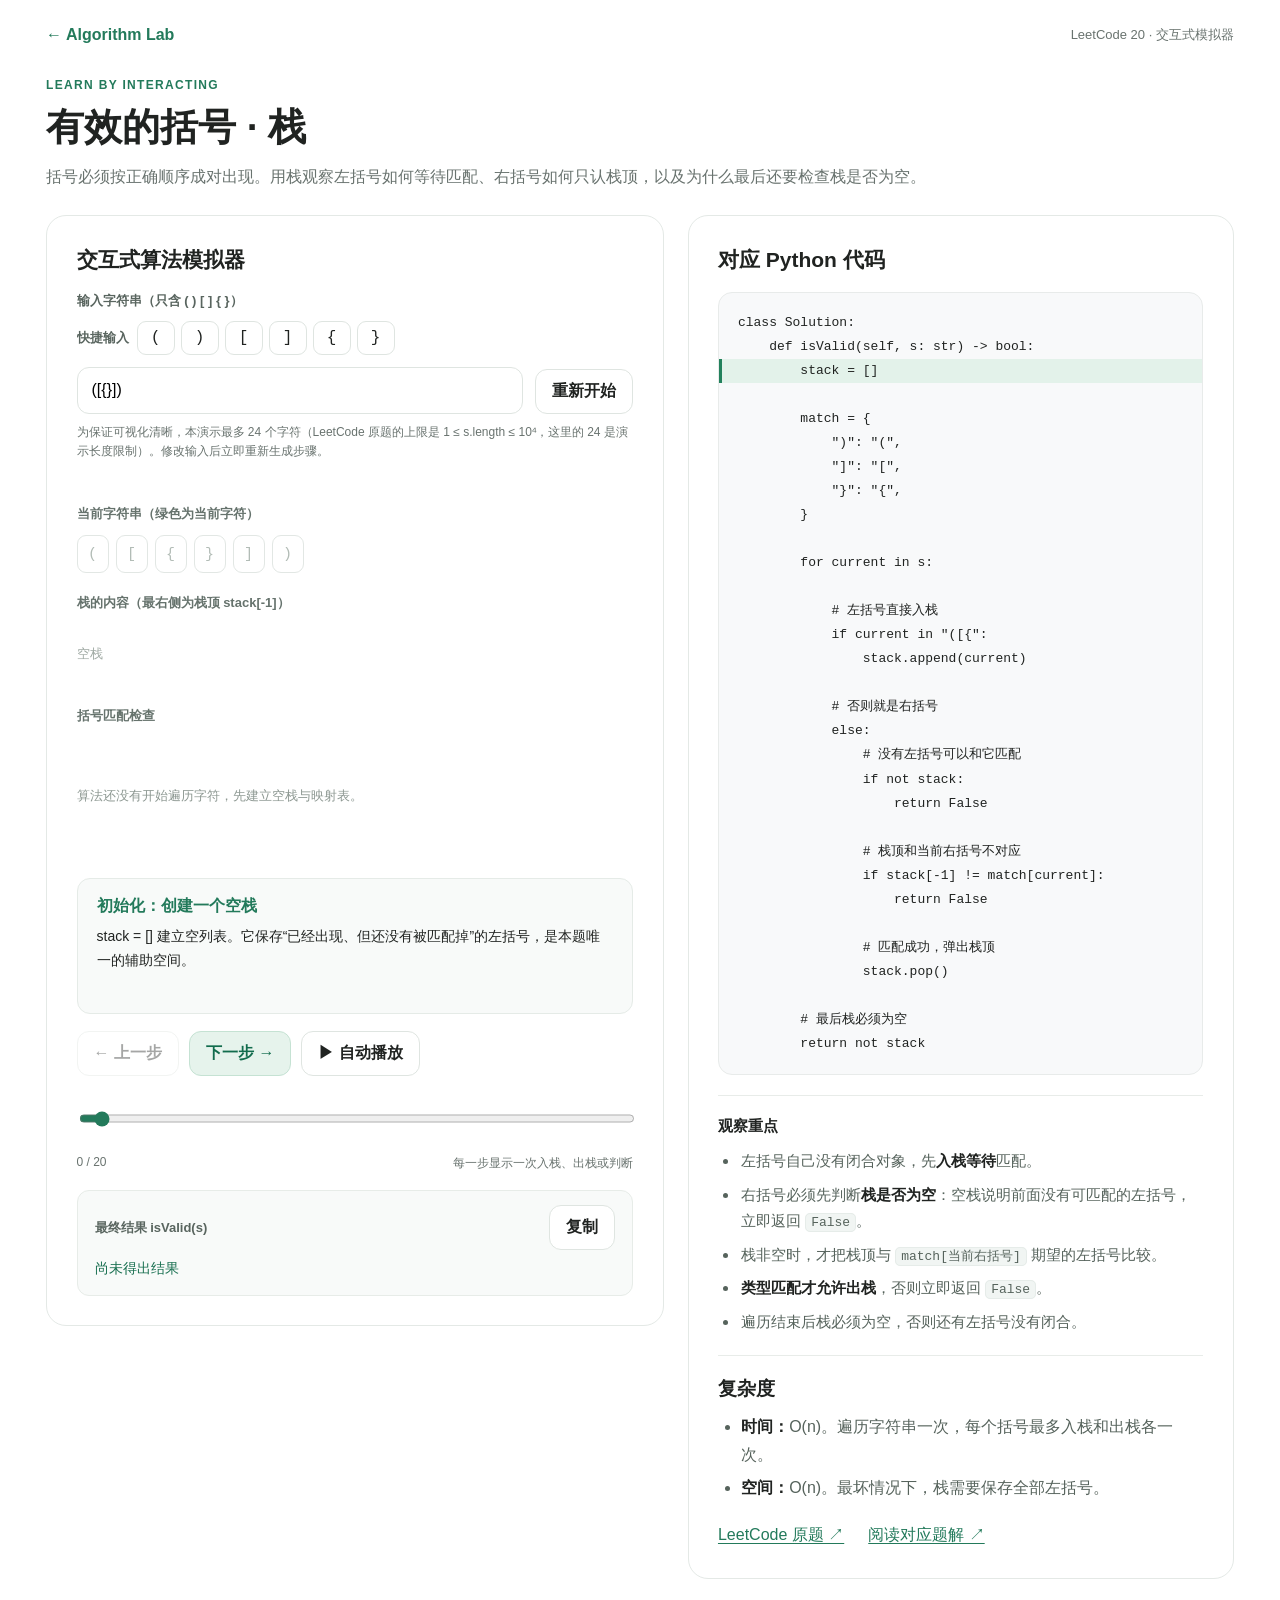
<file: simulators/lc20/index.html>
<!doctype html><html lang="zh-CN"><head><meta charset="utf-8"><meta name="viewport" content="width=device-width,initial-scale=1"><meta name="color-scheme" content="light"><title>LeetCode 20 · 有效的括号 · 栈模拟器 | Algorithm Lab</title><link rel="stylesheet" href="../../assets/simulator.css?v=0.4.5"></head><body data-mode="20"><main class="wrap"><nav class="nav"><a class="back" href="../../index.html">← Algorithm Lab</a><span class="muted" style="font-size:13px">LeetCode 20 · 交互式模拟器</span></nav><section class="intro"><div class="eyebrow">LEARN BY INTERACTING</div><h1>有效的括号 · 栈</h1><p>括号必须按正确顺序成对出现。用栈观察左括号如何等待匹配、右括号如何只认栈顶，以及为什么最后还要检查栈是否为空。</p></section><section class="layout"><article class="panel"><h2>交互式算法模拟器</h2><div class="fields"><div class="field"><label for="source">输入字符串（只含 ( ) [ ] { }）</label><div class="quick-row" id="quick" role="group" aria-label="快捷输入括号"><span class="quick-label">快捷输入</span><button type="button" class="quick-btn" data-ch="(">(</button><button type="button" class="quick-btn" data-ch=")">)</button><button type="button" class="quick-btn" data-ch="[">[</button><button type="button" class="quick-btn" data-ch="]">]</button><button type="button" class="quick-btn" data-ch="{">{</button><button type="button" class="quick-btn" data-ch="}">}</button></div><input id="source" value="([{}])" spellcheck="false" autocomplete="off"></div><button id="reset">重新开始</button></div><p class="hint">为保证可视化清晰，本演示最多 24 个字符（LeetCode 原题的上限是 1 ≤ s.length ≤ 10⁴，这里的 24 是演示长度限制）。修改输入后立即重新生成步骤。</p><div class="error" id="error" role="alert"></div><div class="label">当前字符串（绿色为当前字符）</div><div class="string-tokens" id="tokens"></div><div class="label">栈的内容（最右侧为栈顶 stack[-1]）</div><div class="stack-row" id="stack"></div><div class="label">括号匹配检查</div><div class="match-row" id="match"></div><div class="status" id="status" aria-live="polite"><strong id="status-title">准备开始</strong><p id="status-desc"></p></div><div class="controls controls-stack"><button id="prev">← 上一步</button><button id="next" class="primary">下一步 →</button><button id="play">▶ 自动播放</button></div><input class="range" type="range" id="range" min="0" max="0" value="0" aria-label="演示进度"><div class="progress"><span id="progress">0 / 0</span><span>每一步显示一次入栈、出栈或判断</span></div><div class="result" id="result-box"><div class="result-head"><label style="margin:0">最终结果 isValid(s)</label><button id="copy">复制</button></div><code id="answer">—</code></div></article><aside class="panel"><h2>对应 Python 代码</h2><div class="codebox" id="code"></div><div class="explain"><h3>观察重点</h3><ul><li>左括号自己没有闭合对象，先<strong>入栈等待</strong>匹配。</li><li>右括号必须先判断<strong>栈是否为空</strong>：空栈说明前面没有可匹配的左括号，立即返回 <code>False</code>。</li><li>栈非空时，才把栈顶与 <code>match[当前右括号]</code> 期望的左括号比较。</li><li><strong>类型匹配才允许出栈</strong>，否则立即返回 <code>False</code>。</li><li>遍历结束后栈必须为空，否则还有左括号没有闭合。</li></ul></div><section class="complexity" aria-label="复杂度分析"><h3 class="complexity-title">复杂度</h3><ul><li><strong>时间：</strong>O(n)。遍历字符串一次，每个括号最多入栈和出栈各一次。</li><li><strong>空间：</strong>O(n)。最坏情况下，栈需要保存全部左括号。</li></ul></section><div class="links"><a href="https://leetcode.cn/problems/valid-parentheses/" target="_blank" rel="noopener noreferrer">LeetCode 原题 ↗</a><a href="https://blog.csdn.net/yi011/article/details/165610474" target="_blank" rel="noopener noreferrer">阅读对应题解 ↗</a></div></aside></section></main><script src="../../assets/simulator-stack.js?v=0.4.4"></script></body></html>
</file>
<file: assets/theme.css>
/* Algorithm Lab · shared visual system v0.2 */
:root{--lab-ink:#202321;--lab-muted:#69736f;--lab-border:#e4e9e6;--lab-accent:#237a5b;--lab-soft:#e6f3ec;--lab-radius:18px;--lab-code:"Cascadia Code","JetBrains Mono","SFMono-Regular",Consolas,"Liberation Mono",monospace}
html{color-scheme:light}body{font-family:Inter,"Segoe UI","PingFang SC","Microsoft YaHei",sans-serif;letter-spacing:0;-webkit-font-smoothing:antialiased}
button,input{font-family:inherit}button:focus-visible,a:focus-visible,input:focus-visible{outline:3px solid #a4d6bc;outline-offset:2px}
</file>
<file: assets/simulator.css>
:root{--ink:#202321;--muted:#69736f;--border:#e4e9e6;--accent:#237a5b;--soft:#e6f3ec;--code:"Cascadia Code","JetBrains Mono",Consolas,monospace}
*{box-sizing:border-box}body{margin:0;background:white;color:var(--ink);font-family:Inter,"Segoe UI","PingFang SC","Microsoft YaHei",sans-serif}button,input{font:inherit}a{color:var(--accent)}button:focus-visible,input:focus-visible,a:focus-visible{outline:3px solid #9dd5b8;outline-offset:2px}.wrap{max-width:1480px;margin:auto;padding:26px clamp(18px,3.6vw,58px) 72px}.nav{display:flex;justify-content:space-between;align-items:center;gap:12px}.back{text-decoration:none;font-weight:650}.muted{color:var(--muted)}.eyebrow{color:var(--accent);font-size:12px;font-weight:750;letter-spacing:.11em;margin-top:34px}.intro h1{font-size:clamp(28px,3vw,40px);margin:10px 0}.intro p{color:var(--muted);line-height:1.7;margin:0;max-width:900px}.layout{display:grid;grid-template-columns:minmax(0,1.13fr) minmax(0,1fr);gap:24px;margin-top:25px;align-items:start}.panel{border:1px solid var(--border);border-radius:20px;padding:clamp(20px,2.3vw,34px);min-width:0}.panel h2{font-size:21px;margin:0 0 18px}.fields{display:flex;gap:12px;flex-wrap:wrap;align-items:end}.field{flex:1;min-width:200px}.field.small{flex:0 1 160px;min-width:125px}label{display:block;color:#59655f;font-size:13px;font-weight:650;margin-bottom:7px}input{width:100%;border:1px solid #dfe5e1;border-radius:12px;padding:12px 14px;min-height:47px;background:white}input:focus{outline:none;border-color:#73b99a;box-shadow:0 0 0 3px #e6f3ec}button{border:1px solid #dfe5e1;background:#fff;color:var(--ink);padding:11px 16px;border-radius:12px;cursor:pointer;font-weight:650}button:hover:not(:disabled){background:#f5faf7}button:disabled{opacity:.4;cursor:not-allowed}.primary{background:var(--soft);color:#126c4d;border-color:#c5e2d3}.hint{font-size:12px;color:var(--muted);margin:9px 0 0;line-height:1.65}.error{color:#b13f3f;min-height:18px;font-size:12px;margin-top:5px}.label{font-size:13px;font-weight:700;color:#66736d;margin:20px 0 11px}.array{display:flex;gap:8px;flex-wrap:wrap;min-height:72px;align-content:flex-start}.num{position:relative;border:1px solid #e2e7e4;border-radius:11px;min-width:48px;height:51px;padding:8px;display:flex;align-items:center;justify-content:center;font-family:var(--code);font-size:15px;background:#fff}.num.fixed{background:#f0f1fa;border-color:#c9cce8}.num.left{background:#e5f3ec;border-color:#8bc3a7}.num.right{background:#fff1df;border-color:#e4b977}.num.both{background:#dcecf8;border-color:#8bb8da}.num.past{opacity:.38}.idx{position:absolute;top:-15px;font-size:10px;color:#929b96}.markers{position:absolute;bottom:-18px;font-size:11px;font-weight:750;color:#287b5d}.status{border:1px solid #e5ebe7;background:#f8faf9;border-radius:13px;padding:17px 19px;min-height:105px;margin-top:22px}.status strong{color:var(--accent)}.status p{margin:8px 0 0;line-height:1.7;font-size:14px}.status .detail{font-size:13px;color:#69736f}.controls{display:flex;gap:10px;flex-wrap:wrap;margin:17px 0}.range{width:100%;accent-color:#237a5b;cursor:pointer}.progress{display:flex;justify-content:space-between;color:var(--muted);font-size:12px;margin-top:9px}.result{background:#f8faf9;border:1px solid #e7ece8;border-radius:12px;padding:14px 17px;margin-top:18px}.result-head{display:flex;justify-content:space-between;align-items:center;gap:10px}.result code{font:14px/1.6 var(--code);color:#186f50;overflow-wrap:anywhere;display:block;margin-top:8px}.codebox{background:#f8f9fa;border:1px solid #e8ebea;border-radius:14px;padding:18px 0;overflow-x:auto}.code-line{white-space:pre;font:13px/1.85 var(--code);padding:0 16px;border-left:3px solid transparent;display:block;min-width:max-content}.code-line.active{background:#e3f2ea;border-left-color:#23815c}.explain{border-top:1px solid #e8ece9;margin-top:20px;padding-top:17px;font-size:14px;line-height:1.85;color:#56635c}.explain b{color:#202321}.chips{display:flex;flex-wrap:wrap;gap:7px;margin-top:11px}.chip{border:1px solid #e3e9e5;background:#fafcfb;border-radius:9px;padding:7px 10px;font:12px var(--code)}.empty{color:#a0aaa4;font-size:13px}.links{display:flex;gap:16px;flex-wrap:wrap;margin-top:15px;font-size:13px}.legend{font-size:12px;color:#66746c;margin-top:19px;display:flex;gap:14px;flex-wrap:wrap}.dot{display:inline-block;width:10px;height:10px;border-radius:3px;margin-right:5px;background:#e5f3ec;border:1px solid #8bc3a7}.dot.r{background:#fff1df;border-color:#e4b977}.dot.i{background:#f0f1fa;border-color:#c9cce8}@media(max-width:980px){.layout{grid-template-columns:1fr}}@media(max-width:540px){.wrap{padding:20px 14px 55px}.panel{padding:18px}.num{min-width:40px;height:45px;font-size:13px}.controls button{flex:1}.eyebrow{margin-top:24px}}

/* v0.4.1: index, value and pointer occupy their own rows */
.array{gap:9px;min-height:0;align-items:flex-start;row-gap:14px;margin-top:4px}
.num{position:static;display:flex;flex-direction:column;gap:5px;justify-content:flex-start;align-items:stretch;min-width:58px;height:auto;min-height:96px;padding:0;border:0!important;border-radius:0;background:transparent!important;overflow:visible}
.num .idx{position:static;display:block;text-align:center;height:16px;line-height:16px;font:11px/16px var(--code);color:#89968e}
.num .value{display:flex;align-items:center;justify-content:center;min-height:50px;border:1px solid #e2e7e4;border-radius:11px;background:white;padding:7px;font:15px var(--code);color:var(--ink)}
.num.fixed .value{background:#f0f1fa;border-color:#c9cce8}
.num.left .value{background:#e5f3ec;border-color:#8bc3a7}
.num.right .value{background:#fff1df;border-color:#e4b977}
.num.both .value{background:#dcecf8;border-color:#8bb8da}
.num .markers{position:static;display:flex;align-items:center;justify-content:center;gap:3px;min-height:18px;font:700 11px/18px var(--code);color:#287b5d;white-space:nowrap}
.num .markers .pointer{display:inline-block;border-radius:5px;padding:0 5px;background:#e5f3ec;color:#217451}
.num .markers .pointer.right-pointer{background:#fff1df;color:#98601b}
.num .markers .pointer.fixed-pointer{background:#f0f1fa;color:#6566a1}
.num .markers .pointer.both-pointer{background:#dcecf8;color:#356f9c}
.legend{margin-top:9px}
@media(max-width:540px){.num{min-width:46px;min-height:87px}.num .value{min-height:44px;font-size:13px}.array{gap:7px;row-gap:12px}}

/* v0.4.2: shared article links and complexity typography */
.links{font-size:16px;line-height:1.65;gap:12px 24px;align-items:center;margin-top:20px}
.links a{font-weight:500;text-underline-offset:3px;text-decoration-thickness:1px}
.links a:hover{color:#125b41;text-decoration-thickness:2px}
.complexity{border-top:1px solid #e8ece9;margin-top:20px;padding-top:17px;font-size:16px;line-height:1.75;color:#56635c}
.complexity-title{font-weight:700;color:#202321;margin:0 0 7px}
.complexity ul{margin:0;padding-left:1.45em}
.complexity li+li{margin-top:5px}
.complexity strong{color:#202321}
@media(max-width:540px){.links{font-size:15px;gap:10px 18px}.complexity{font-size:15px}}

/* v0.4.3: LC20 有效的括号 — 字符串、横向栈与括号匹配检查 */
.string-tokens{display:flex;gap:7px;flex-wrap:wrap;align-items:center;min-height:40px;margin-top:4px}
.tok{min-width:32px;height:38px;border:1px solid #e2e7e4;border-radius:9px;background:#fff;display:flex;align-items:center;justify-content:center;font:15px var(--code);color:#3c4540}
.tok.done{background:#f7faf8;border-color:#dde8e1;color:#8d9892}
.tok.current{background:#e4f3ec;border-color:#6fae8f;color:#126c4d;font-weight:700;box-shadow:0 0 0 3px #eaf5ef}
.tok.pending{color:#b2bcb6}
.stack-row{display:flex;gap:9px;flex-wrap:wrap;align-items:center;min-height:52px;margin-top:4px}
.scell{min-width:42px;min-height:46px;border:1px solid #dfe6e2;border-radius:10px;background:#fff;display:flex;flex-direction:column;align-items:center;justify-content:center;gap:2px;padding:4px 6px;font:15px var(--code);color:#202321}
.scell .tag{font-family:Inter,"Segoe UI","PingFang SC","Microsoft YaHei",sans-serif;font-size:10px;line-height:1;color:#8d9892}
.scell.top{background:#e4f3ec;border-color:#6fae8f;color:#126c4d}
.scell.top .tag{color:#126c4d;font-weight:700}
.stack-empty{color:#a0aaa4;font-size:13px}
.match-row{display:flex;gap:10px;flex-wrap:wrap}
.match-cell{flex:1;min-width:92px;border:1px solid #e4e9e6;border-radius:11px;padding:10px 12px;background:#fbfcfb}
.match-cell .k{display:block;font-size:12px;color:#66746c;margin-bottom:5px}
.match-cell .v{font:16px var(--code);color:#202321}
.match-note{color:#8d9892;font-size:13px;line-height:1.7;margin:0}
.verdict{margin-top:11px;font:14px/1.7 var(--code);border-radius:10px;padding:10px 12px;border:1px solid #e4e9e6;background:#f8faf9;color:#56635c}
.verdict.ok{border-color:#bcdcc9;background:#eaf5ef;color:#126c4d}
.verdict.bad{border-color:#eec6c6;background:#fbeeee;color:#a53434}
.verdict.pass{border-color:#d8e4dd;background:#f6faf8;color:#3f5f52}
.verdict.fail{border-color:#e8bcbc;background:#fceeee;color:#9c2f2f;font-weight:600}
.status.fail{border-color:#eec6c6;background:#fdf6f6}
.status.fail strong{color:#b13f3f}
.result.bad{background:#fdf6f6;border-color:#eec6c6}
.result.bad code{color:#a53434}
.result.ok code{color:#126c4d}
@media(max-width:540px){.string-tokens{gap:5px}.tok{min-width:27px;height:33px;font-size:13px}.match-cell{min-width:78px;padding:9px 10px}.match-cell .v{font-size:14px}.stack-row{gap:7px}.scell{min-width:36px;min-height:40px;font-size:14px}}
/* v0.4.3: LC20 窄屏按钮布局 —— 避免「▶ 自动播放」在窄屏被挤成两行。
   作用域限定 .controls-stack（仅 LC20 使用），不影响 LC167 / LC15 的按钮。
   断点取 540px，与既有 .controls button{flex:1} 的生效范围一致。 */
@media(max-width:540px){
  .controls-stack{gap:8px}
  .controls-stack button{flex:0 1 auto;min-width:0;padding:10px 12px;font-size:14px;white-space:nowrap}
}
/* v0.4.3: LC20 布局稳定性 —— 让同一输入的各步骤之间控制按钮坐标保持不变。
   预留高度按「实际最长内容」设定，不再多留空白：
   ① 栈：不换行 + 容器内横向滚动，长栈不再撑高面板，并自动把栈顶滚入可见区；
   ② 括号匹配区：CSS Grid 三列固定 + 结论独占一行，结论按「一行文字 + 上下内边距」预留 (46px)；
      提示信息（左括号阶段/初始化）占用同样的保留空间并垂直居中，故切换阶段时高度不变；
   ③ 步骤解释：按「三行文字 + 上下内边距」预留 (136px = 标题 21 + 间距 8 + 3×23.8 + 内边距 34)，
      与 DESIGN.md 的字体/间距一致；390px 下实测最长解释正好 3 行。
   全部用 body[data-mode="20"] 限定，仅 LC20 生效，不影响 LC1047 / LC167 / LC15。 */
body[data-mode="20"] .stack-row{flex-wrap:nowrap;overflow-x:auto;overflow-y:hidden;height:64px;padding-bottom:2px}
body[data-mode="20"] .match-row{display:grid;grid-template-columns:repeat(3,minmax(0,1fr));gap:10px;align-content:start;min-height:120px}
body[data-mode="20"] .match-row .match-note{grid-column:1/-1;margin:0}
/* 仅显示提示信息（左括号阶段/初始化）时，让文字在保留区域内垂直居中 */
body[data-mode="20"] .match-row:has(.match-note){align-content:center}
body[data-mode="20"] .match-row .verdict{grid-column:1/-1;margin-top:0;min-height:46px}
body[data-mode="20"] .status{min-height:136px}
@media(max-width:540px){
  body[data-mode="20"] .match-row{gap:8px;min-height:118px}
}
/* 极窄屏适配：更窄时最长解释需要第 4 行，相应抬高预留，避免按钮随步骤跳动 */
@media(max-width:375px){
  body[data-mode="20"] .status{min-height:160px}
}
/* 再窄时匹配结论也会折成两行，连同卡片一起抬高预留 */
@media(max-width:330px){
  body[data-mode="20"] .match-row{min-height:156px}
  body[data-mode="20"] .match-row .verdict{min-height:68px}
}

/* ==========================================================================
   v0.4.4: LC20 快捷括号输入
   输入框上方的六个括号按钮。单行横向滚动，避免换行改变输入区高度。
   作用域限定 body[data-mode="20"]，仅 LC20 生效。
   ========================================================================== */
body[data-mode="20"] .quick-row{display:flex;flex-wrap:nowrap;align-items:center;gap:6px;height:42px;margin:4px 0 8px;overflow-x:auto;overflow-y:hidden;scrollbar-width:none}
body[data-mode="20"] .quick-row::-webkit-scrollbar{display:none}
body[data-mode="20"] .quick-label{flex:0 0 auto;font-size:13px;font-weight:650;color:#59655f;margin-right:2px}
body[data-mode="20"] .quick-btn{flex:0 0 auto;width:38px;height:34px;padding:0;font:16px var(--code);border-radius:9px;background:#fff;border:1px solid #dfe5e1;color:var(--ink);cursor:pointer}
body[data-mode="20"] .quick-btn:hover{background:#f5faf7;border-color:#bfd9cb}
body[data-mode="20"] .quick-btn:active{background:#e4f3ec;border-color:#8bc3a7}

/* ==========================================================================
   v0.4.4: LC155 最小栈
   左栏结构：操作序列（固定高度内部滚动）→ 双栈（高度由 JS 按该序列的最大栈深
   一次性设定，因此不随步骤变化）→ 当前最小值（单行）→ 运行提示（单行）→
   步骤解释（预留固定高度）。以上区域高度都与当前步骤无关，故控制按钮坐标稳定。
   全部作用域限定 body[data-mode="155"]，不影响 LC1047 / LC167 / LC15 / LC20。
   ========================================================================== */
body[data-mode="155"] .mstk-valfield{flex:0 1 220px}
body[data-mode="155"] .mstk-addrow{display:flex;gap:8px;flex-wrap:wrap;margin-top:10px}
body[data-mode="155"] .mstk-addrow button{flex:0 0 auto;min-width:92px}
body[data-mode="155"] .mstk-ops{height:196px;overflow-y:auto;border:1px solid var(--border);border-radius:12px;background:#fbfcfb;padding:6px;display:flex;flex-direction:column;gap:4px}
body[data-mode="155"] .mstk-op{display:flex;align-items:center;gap:8px;padding:6px 9px;border-radius:9px;font:13px var(--code);background:#fff;border:1px solid transparent;cursor:pointer}
body[data-mode="155"] .mstk-op:hover{border-color:#dfe7e2}
body[data-mode="155"] .mstk-op.current{background:#e4f3ec;border-color:#8bc3a7;font-weight:700;color:#126c4d}
body[data-mode="155"] .mstk-op.done{opacity:.55}
body[data-mode="155"] .mstk-op.bad{border-color:#eec6c6;background:#fdf6f6;color:#a53434}
body[data-mode="155"] .mstk-opidx{flex:0 0 auto;color:#8d9892}
body[data-mode="155"] .mstk-oplabel{flex:1 1 auto;overflow-wrap:anywhere}
body[data-mode="155"] .mstk-opbad{flex:0 0 auto;font-family:Inter,"Segoe UI","PingFang SC","Microsoft YaHei",sans-serif;font-size:12px;color:#b13f3f}
body[data-mode="155"] .mstk-opbtn{flex:0 0 auto;padding:3px 9px;font-size:12px;border-radius:8px;font-weight:600}
body[data-mode="155"] .mstk-del{padding:3px 9px}
body[data-mode="155"] .mstk-opinput{flex:0 0 92px;min-height:30px;padding:4px 8px;font:13px var(--code);border-radius:8px}
body[data-mode="155"] .mstk-empty{margin:0;padding:8px 4px;font-size:13px;line-height:1.7;color:#8d9892}
body[data-mode="155"] .mstk-opsfoot{display:flex;align-items:center;justify-content:space-between;gap:10px;flex-wrap:wrap;margin-top:10px}
body[data-mode="155"] .mstk-opsfoot .muted{font-size:12px}
body[data-mode="155"] .mstk-opsbtns{display:flex;gap:8px;flex:0 0 auto}
body[data-mode="155"] .mstk-duo{display:grid;grid-template-columns:1fr 1fr;gap:12px}
body[data-mode="155"] .mstk-side{min-width:0}
body[data-mode="155"] .mstk-head{display:flex;flex-direction:column;gap:1px;margin-bottom:6px;font:700 13px var(--code);color:#202321}
body[data-mode="155"] .mstk-sub{font-family:Inter,"Segoe UI","PingFang SC","Microsoft YaHei",sans-serif;font-size:12px;font-weight:400;color:#8d9892}
body[data-mode="155"] .mstk-view{height:148px;overflow-y:auto;overflow-x:hidden;border:1px solid var(--border);border-radius:12px;background:#fbfcfb;padding:8px;display:flex;flex-direction:column;gap:6px}
body[data-mode="155"] .mstk-cell{flex:0 0 auto;height:40px;display:flex;align-items:center;justify-content:space-between;gap:6px;padding:0 10px;border:1px solid #dfe6e2;border-radius:10px;background:#fff;font:15px var(--code);color:#202321}
body[data-mode="155"] .mstk-cell.top{background:#e4f3ec;border-color:#6fae8f;color:#126c4d}
body[data-mode="155"] .mstk-cell.just{border-color:#4f9d78;box-shadow:0 0 0 3px #eaf5ef}
body[data-mode="155"] .mstk-val{font-weight:600}
body[data-mode="155"] .mstk-tags{display:flex;gap:4px;flex:0 0 auto}
body[data-mode="155"] .mstk-tag{padding:3px 5px;border-radius:5px;background:#e5f3ec;color:#217451;font-family:Inter,"Segoe UI","PingFang SC","Microsoft YaHei",sans-serif;font-size:10px;line-height:1;white-space:nowrap}
body[data-mode="155"] .mstk-tag.new{background:#fdf0d9;color:#8a5a12}
body[data-mode="155"] .mstk-empty-cell{font-size:13px;color:#a0aaa4}
body[data-mode="155"] .mstk-minrow{display:flex;align-items:baseline;gap:10px;height:32px;margin-top:12px}
body[data-mode="155"] .mstk-minlabel{flex:0 0 auto;font-size:13px;font-weight:700;color:#66736d}
body[data-mode="155"] #minv{flex:0 0 auto;font:18px var(--code);color:#126c4d}
body[data-mode="155"] #minv.pending{font-size:15px;color:#8a5a12}
body[data-mode="155"] .mstk-minhint{flex:1 1 auto;min-width:0;font-size:12px;color:#8d9892;white-space:nowrap;overflow:hidden;text-overflow:ellipsis}
body[data-mode="155"] .mstk-running{height:24px;line-height:24px;font-size:13px;color:#8d9892;white-space:nowrap;overflow:hidden;text-overflow:ellipsis}
body[data-mode="155"] .mstk-running.on{color:#9a6412;font-weight:700}
body[data-mode="155"] .status{min-height:136px}
body[data-mode="155"] .mstk-meta{margin-top:6px;font-size:12px;color:#8d9892;min-height:16px}
@media(max-width:540px){
  body[data-mode="155"] .mstk-ops{height:156px}
  body[data-mode="155"] .mstk-duo{gap:9px}
  body[data-mode="155"] .mstk-cell{padding:0 7px;font-size:14px;gap:4px}
  body[data-mode="155"] .mstk-view{padding:7px;gap:5px}
  body[data-mode="155"] .mstk-tag{font-size:9px;padding:3px 4px}
  body[data-mode="155"] .mstk-minrow{gap:7px}
  body[data-mode="155"] #minv{font-size:16px}
  /* 窄屏控制按钮按内容取宽并禁止折行，避免「自动播放」被压成两行 */
  body[data-mode="155"] .controls{gap:8px}
  body[data-mode="155"] .controls button{flex:0 1 auto;min-width:0;padding:10px 12px;font-size:14px;white-space:nowrap}
}

/* v0.4.4: LC155 极窄屏双栈改为上下排列。
   并排时每列只有约 122~172px，遇到 11 位整数（如 -2147483648）时，
   数值加上「栈顶」「变化」两个标签会超出单元、进入栈容器的 overflow-x:hidden
   区域而被裁切（实测 320px 最大 51px，最差是「栈顶」标签超出单元边框 22px）。
   改为上下排列后每列获得整栏宽度，数字与标签都能完整显示，且无需缩小字号。
   实测 ≥431px 并排即无裁切，故断点取 430px。
   该规则只依赖视口宽度、不依赖当前步骤，因此不改变控制按钮的坐标稳定性。 */
@media(max-width:430px){
  body[data-mode="155"] .mstk-duo{grid-template-columns:1fr;gap:14px}
}

/* ==========================================================================
   v0.4.5: 「观察重点」模块统一为无序列表（LC1047 / 167 / 15 / 20 / 155 / 150 共用）
   结构：<div class="explain"><h3>观察重点</h3><ul><li>…</li></ul></div>
   每条只讲一个概念，重点词用 <strong> / <code> 强调；字体与项目符号全站一致。
   ========================================================================== */
.explain{font-size:15px;line-height:1.75}
.explain h3{margin:0 0 9px;font-size:15px;font-weight:700;color:#202321}
.explain ul{margin:0;padding-left:21px;display:flex;flex-direction:column;gap:7px}
.explain li{padding-left:2px}
.explain strong{color:#202321;font-weight:700}
.explain code{font-family:var(--code);font-size:13px;background:#f1f5f3;border:1px solid #e6ece9;border-radius:5px;padding:1px 5px}

/* ==========================================================================
   v0.4.5: LC150 逆波兰表达式求值
   左栏中高度会随步骤变化的区域共四处，全部锁定，使控制按钮在同一输入的各步骤之间
   坐标稳定：① Token 序列单行 + 容器内横向滚动；② 计算栈按整条序列的最大栈深一次性
   定高，超出部分在容器内纵向滚动；③ 当前运算面板与 ④ 步骤解释框的高度按整条序列
   预计算（见 simulator-rpn.js 的 measureHeights），与当前步骤无关。
   作用域限定 body[data-mode="150"]，不影响 LC1047 / 167 / 15 / 20 / 155。
   ========================================================================== */
body[data-mode="150"] .rpn-quick{display:flex;flex-wrap:nowrap;align-items:center;gap:6px;height:42px;margin:0 0 9px;overflow-x:auto;overflow-y:hidden;scrollbar-width:none}
body[data-mode="150"] .rpn-quick::-webkit-scrollbar{display:none}
body[data-mode="150"] .rpn-quick-label{flex:0 0 auto;font-size:13px;font-weight:650;color:#59655f;margin-right:2px}
body[data-mode="150"] .rpn-op{flex:0 0 auto;min-width:40px;height:34px;padding:0 10px;font:16px var(--code);border-radius:9px;background:#fff;border:1px solid #dfe5e1;color:var(--ink);cursor:pointer}
body[data-mode="150"] .rpn-op:hover{background:#f5faf7;border-color:#bfd9cb}
body[data-mode="150"] .rpn-op:active{background:#e4f3ec;border-color:#8bc3a7}
body[data-mode="150"] .hint code{font-family:var(--code);font-size:12px;background:#f1f5f3;border:1px solid #e6ece9;border-radius:5px;padding:1px 4px}

/* ① Token 序列：单行 + 容器内横向滚动，Token 数量变化不改变高度 */
body[data-mode="150"] .rpn-tokens{display:flex;flex-wrap:nowrap;gap:8px;align-items:center;height:52px;margin-top:4px;overflow-x:auto;overflow-y:hidden}
body[data-mode="150"] .rpn-tokens::-webkit-scrollbar{height:8px}
body[data-mode="150"] .rpn-tokens::-webkit-scrollbar-track{background:transparent}
body[data-mode="150"] .rpn-tokens::-webkit-scrollbar-thumb{background:#d7e0db;border-radius:4px}
body[data-mode="150"] .rpn-tok{flex:0 0 auto;min-width:38px;height:36px;padding:0 10px;border:1px solid #e2e7e4;border-radius:9px;background:#fff;display:flex;align-items:center;justify-content:center;font:15px var(--code);color:#3c4540}
body[data-mode="150"] .rpn-tok.done{opacity:.5}
body[data-mode="150"] .rpn-tok.current{background:#e4f3ec;border-color:#6fae8f;color:#126c4d;font-weight:700;box-shadow:0 0 0 3px #eaf5ef}
body[data-mode="150"] .rpn-empty-cell{font-size:13px;color:#a0aaa4}

/* ② 计算栈：栈顶在上；高度由 JS 按整条序列的最大栈深设定 */
body[data-mode="150"] .rpn-stack{overflow-y:auto;overflow-x:hidden;border:1px solid var(--border);border-radius:12px;background:#fbfcfb;padding:8px;display:flex;flex-direction:column;gap:6px}
body[data-mode="150"] .rpn-cell{flex:0 0 auto;height:40px;display:flex;align-items:center;justify-content:space-between;gap:6px;padding:0 10px;border:1px solid #dfe6e2;border-radius:10px;background:#fff;font:15px var(--code);color:#202321}
body[data-mode="150"] .rpn-cell.top{background:#e4f3ec;border-color:#6fae8f;color:#126c4d}
body[data-mode="150"] .rpn-cell.just{border-color:#4f9d78;box-shadow:0 0 0 3px #eaf5ef}
body[data-mode="150"] .rpn-val{font-weight:600}
body[data-mode="150"] .rpn-tags{display:flex;gap:4px;flex:0 0 auto}
body[data-mode="150"] .rpn-tag{padding:3px 6px;border-radius:5px;background:#e5f3ec;color:#217451;font-family:Inter,"Segoe UI","PingFang SC","Microsoft YaHei",sans-serif;font-size:10px;line-height:1;white-space:nowrap}
body[data-mode="150"] .rpn-tag.new{background:#fdf0d9;color:#8a5a12}

/* 已弹出的操作数：单行固定高度，超出在容器内横向滚动 */
body[data-mode="150"] .rpn-popped{display:flex;flex-wrap:nowrap;gap:7px;align-items:center;height:34px;margin-top:8px;overflow-x:auto;overflow-y:hidden;scrollbar-width:none}
body[data-mode="150"] .rpn-popped::-webkit-scrollbar{display:none}
body[data-mode="150"] .rpn-pchip{flex:0 0 auto;border:1px solid #e3e9e5;background:#fafcfb;border-radius:9px;padding:5px 9px;font:12px var(--code);color:#56635c;white-space:nowrap}
body[data-mode="150"] .rpn-pempty{font-size:12px;color:#a0aaa4}

/* ③ 当前运算面板：高度由 JS 按整条序列预计算，因此内部不再截断 */
body[data-mode="150"] .rpn-calc{border:1px solid #e5ebe7;background:#f8faf9;border-radius:13px;padding:14px 17px;margin-top:4px;display:flex;flex-direction:column;gap:7px;overflow:hidden}
body[data-mode="150"] .rpn-kv{display:grid;grid-template-columns:minmax(0,auto) minmax(0,1fr);gap:10px;align-items:baseline;font-size:14px}
body[data-mode="150"] .rpn-k{color:#66736d;white-space:nowrap}
body[data-mode="150"] .rpn-v{font:15px var(--code);font-weight:600;color:#202321;overflow-wrap:anywhere}
body[data-mode="150"] .rpn-expr{border-top:1px dashed #dde5e0;padding-top:8px;font:15px var(--code);color:#3f4a45;overflow-wrap:anywhere}
body[data-mode="150"] .rpn-expr.ok{color:#126c4d;font-weight:600}
body[data-mode="150"] .rpn-expr.muted{font-family:Inter,"Segoe UI","PingFang SC","Microsoft YaHei",sans-serif;font-size:13px;color:#8d9892}
body[data-mode="150"] .status.ok{border-color:#bcdcc9;background:#f4faf6}
body[data-mode="150"] .rpn-meta{margin-top:6px;font-size:12px;color:#8d9892;min-height:16px}

@media(max-width:540px){
  body[data-mode="150"] .rpn-tok{min-width:34px;height:34px;padding:0 8px;font-size:14px}
  body[data-mode="150"] .rpn-cell{padding:0 7px;font-size:14px;gap:4px}
  body[data-mode="150"] .rpn-tag{font-size:9px;padding:3px 4px}
  body[data-mode="150"] .rpn-kv{font-size:13px}
  body[data-mode="150"] .rpn-v{font-size:14px}
  body[data-mode="150"] .rpn-expr{font-size:14px}
  body[data-mode="150"] .rpn-calc{padding:12px 13px}
  body[data-mode="150"] .rpn-op{min-width:36px;height:32px;padding:0 8px;font-size:15px}
  /* 窄屏控制按钮按内容取宽并禁止折行，避免「自动播放」被压成两行 */
  body[data-mode="150"] .controls{gap:8px}
  body[data-mode="150"] .controls button{flex:0 1 auto;min-width:0;padding:10px 12px;font-size:14px;white-space:nowrap}
}

/* ≤360px：三个控制按钮实测需要约 284px，而 320px 视口下可用宽度只有约 254px，
   会把「自动播放」挤到第二行。这里略微收紧内边距与字号（仍在可读范围内），
   保持三按钮同处一行，避免出现不自然的换行。仅 LC150 生效。 */
@media(max-width:360px){
  body[data-mode="150"] .controls{gap:6px}
  body[data-mode="150"] .controls button{flex:0 1 auto;min-width:0;padding:9px 8px;font-size:13px;white-space:nowrap}
}
</file>
